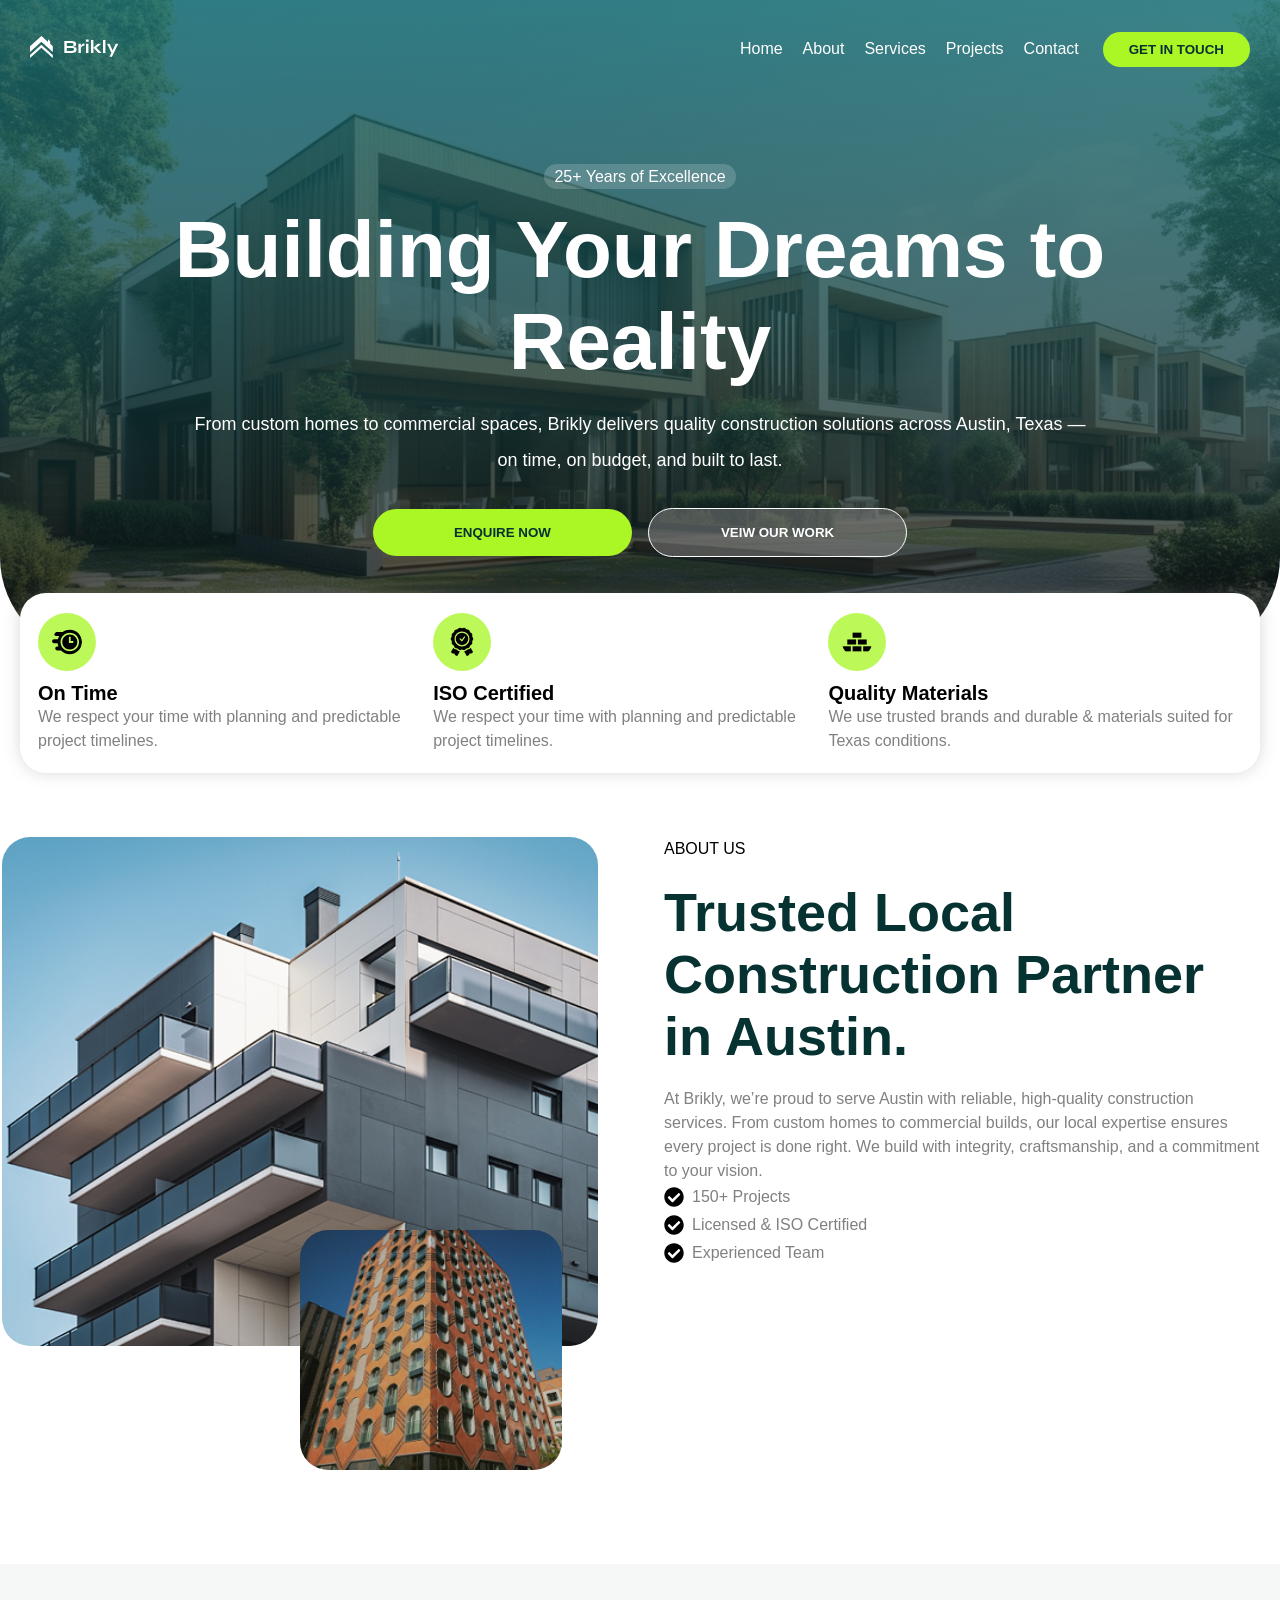
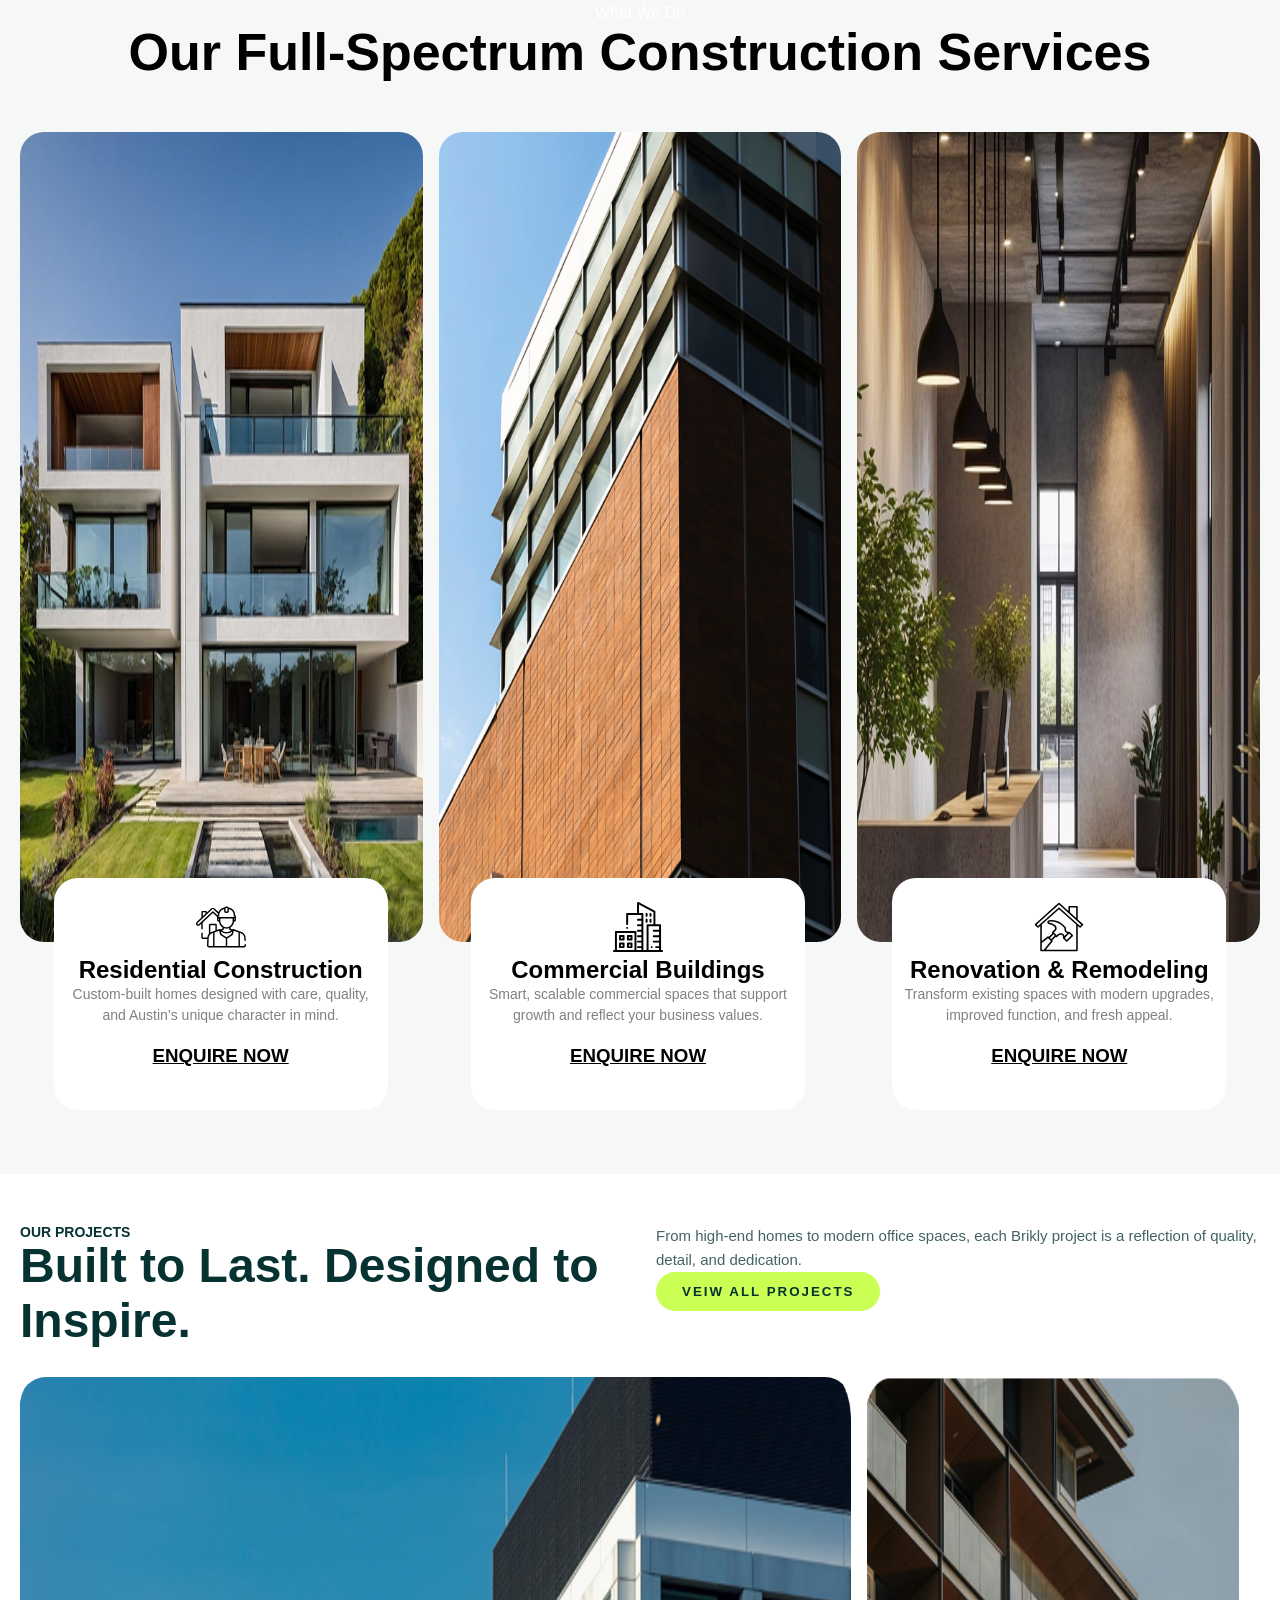
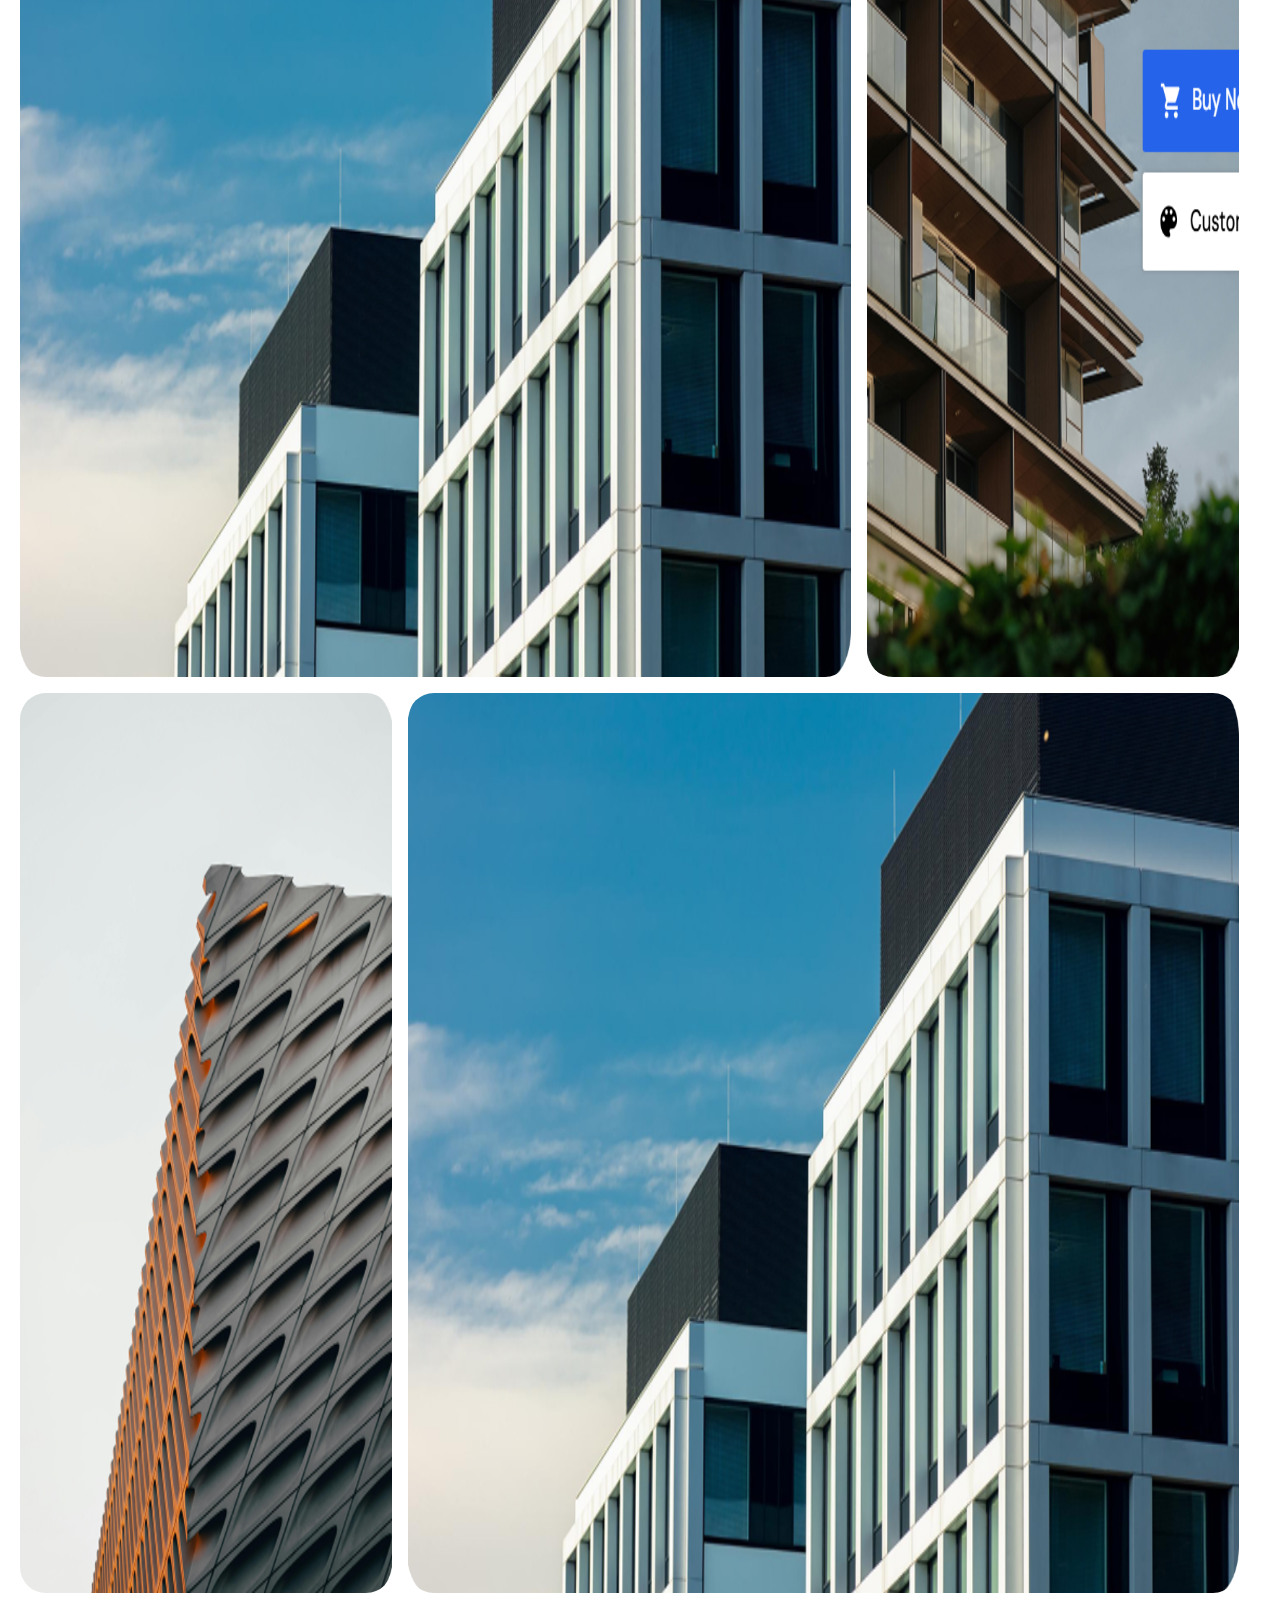
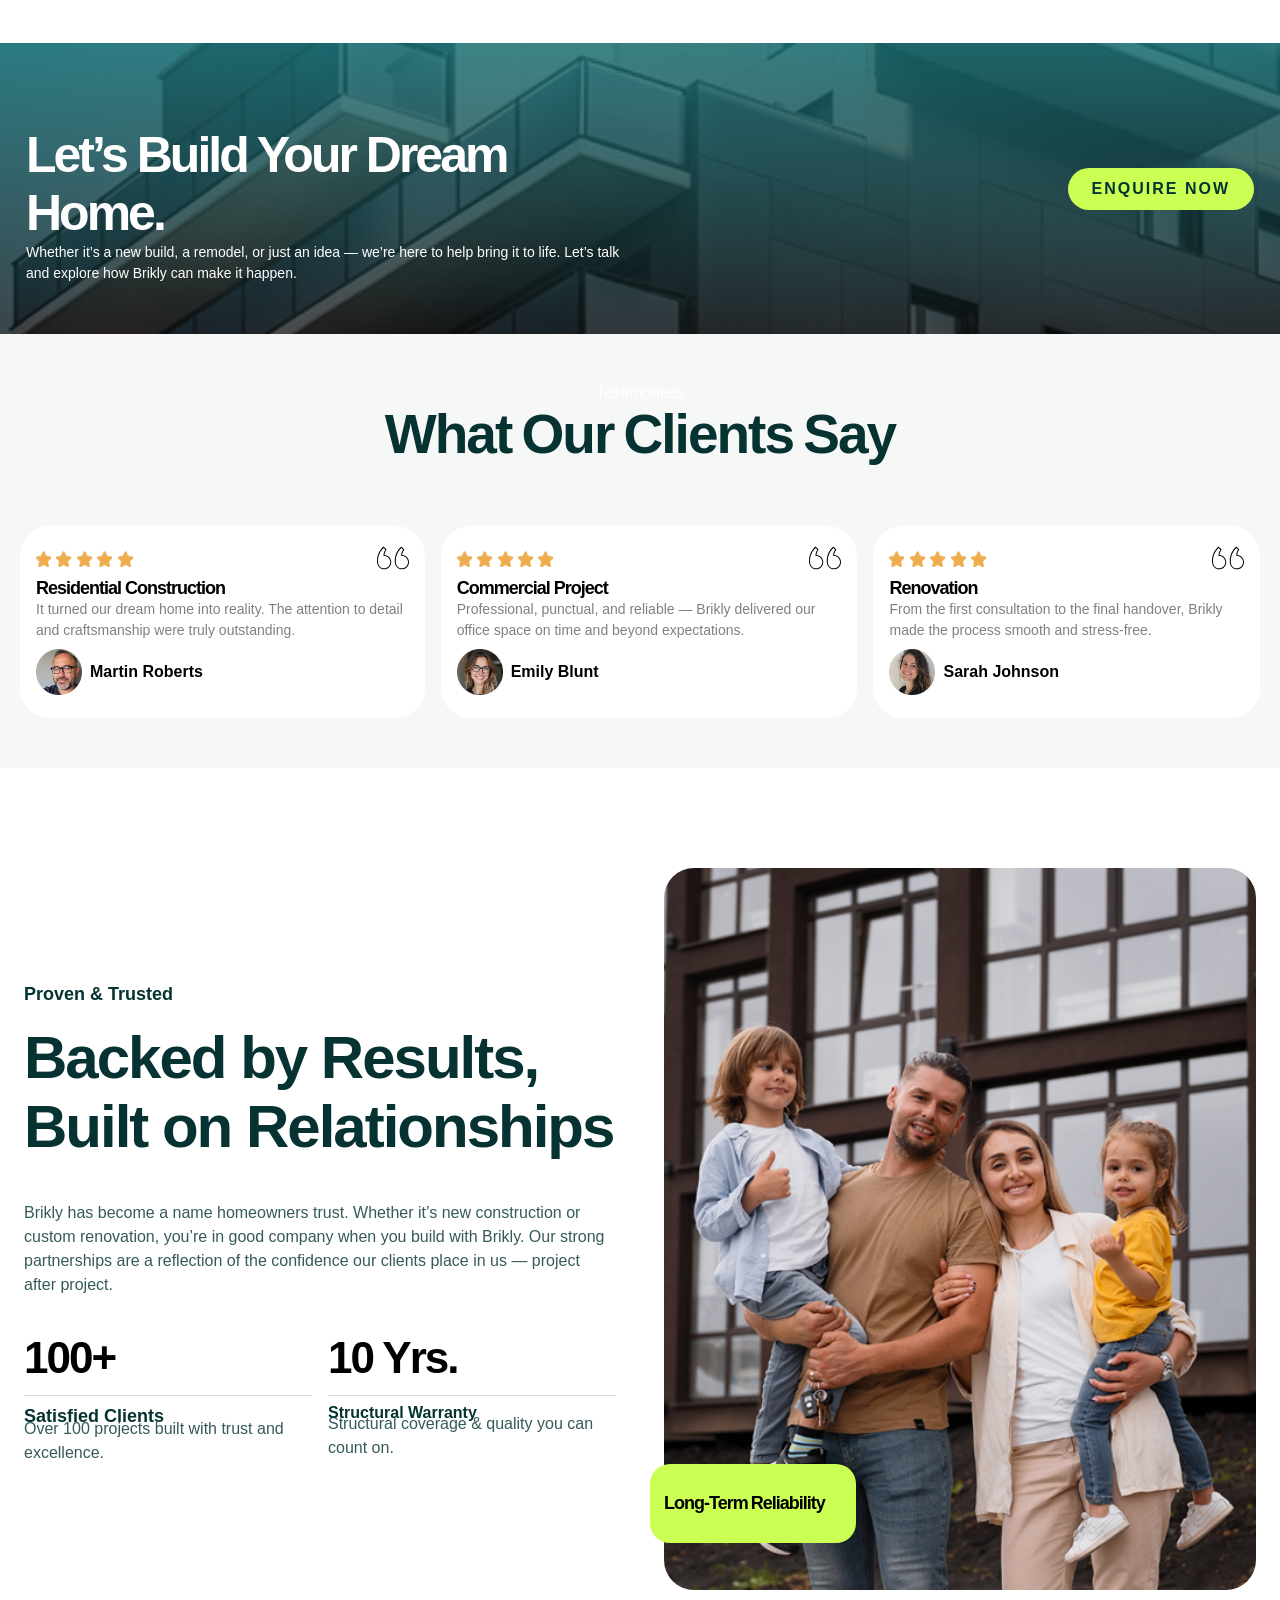
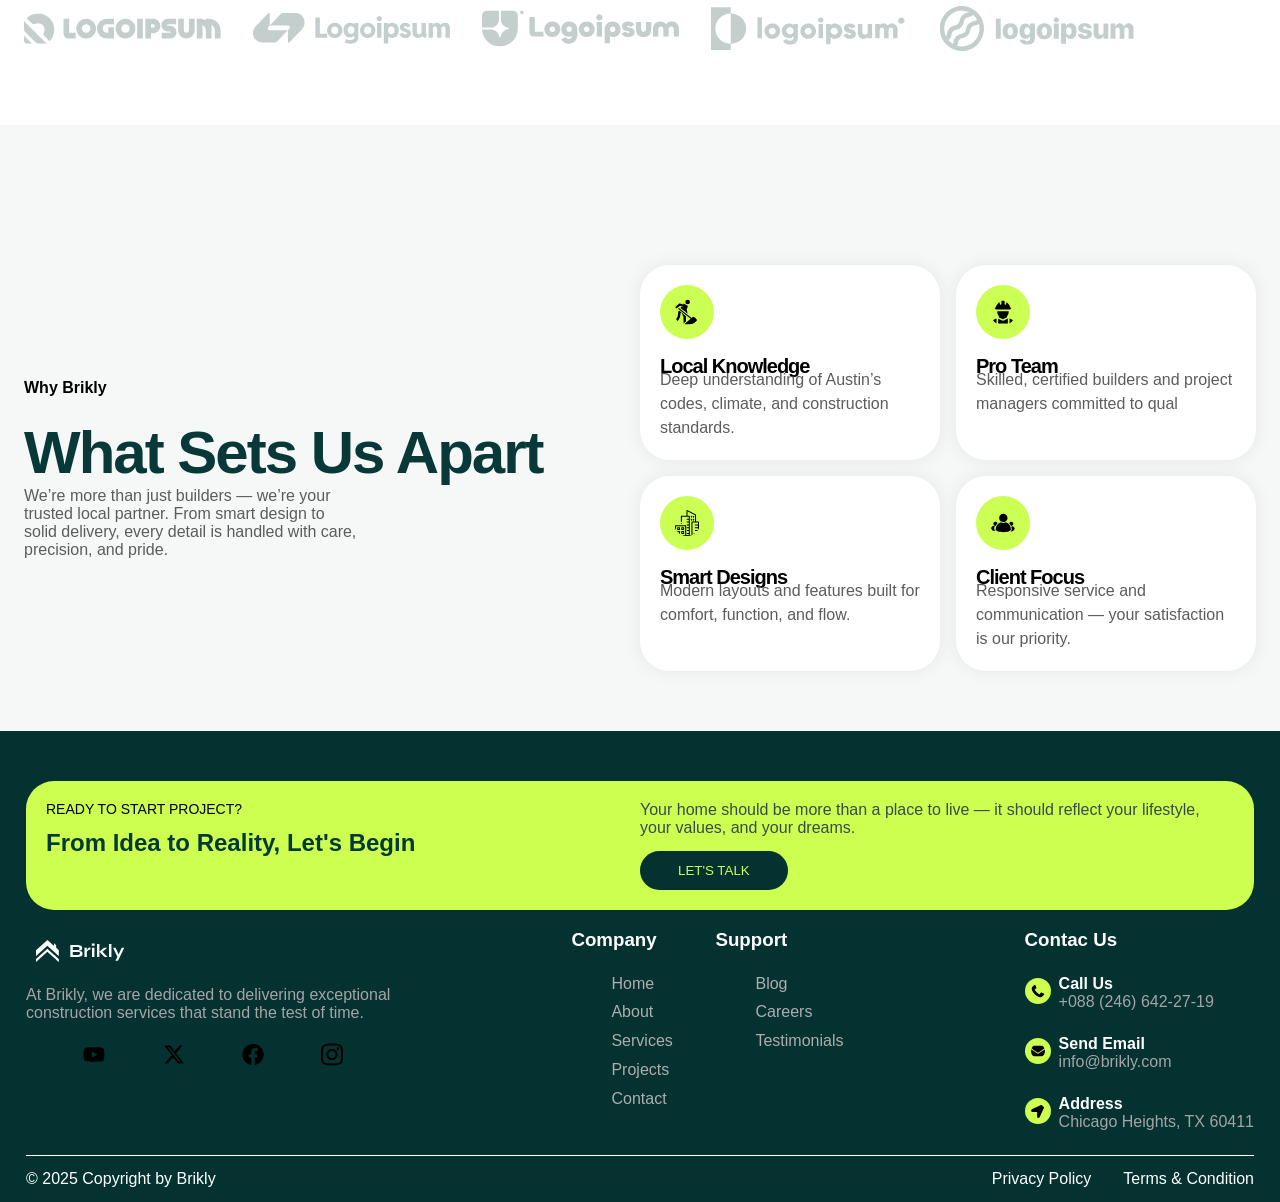
<file: index.html>
<!DOCTYPE html>
<html lang="en">

<head>
    <meta charset="UTF-8">
    <meta name="viewport" content="width=device-width, initial-scale=1.0">
    <title>Home</title>
    <link rel="stylesheet" href="./navbar.css">


</head>

<body class="body-home">



    <header id="header">
        <nav class="navbar">
            <div class="nav-container">
                <div class="logo"><img src="Images/Brickly.svg" style="width: 90px;"></div>
                <button class="toggle-btn" id="toggleBtn">&#9776;</button>
            </div>
            <!-- 👇 MOVE THIS OUTSIDE nav-container -->
            <div class="links-btn">
                <div>
                    <ul class="nav-links" id="navLinks" style="color: white;">
                        <li><a href="index.html">Home</a></li>
                        <li><a href="About.html">About</a></li>
                        <li><a href="services.html">Services</a></li>
                        <li><a href="projects.html">Projects</a></li>
                        <li><a href="contact.html">Contact</a></li>
                    </ul>
                </div>
                <div>
                    <button class="btn-getInTouch">GET IN TOUCH</button>
                </div>
            </div>
        </nav>

        <div class="div-hero">
            <span class="spn-25">25+ Years of Excellence</span>
            <h1>Building Your Dreams to Reality</h1>
            <p>From custom homes to commercial spaces, Brikly delivers quality construction solutions across Austin,
                Texas — on time, on budget, and built to last.
            </p>
            <div class="two-btns">
                <button class="btn-enquire">ENQUIRE NOW</button>
                <button class="btn-veiw">VEIW OUR WORK</button>
            </div>
        </div>
    </header>
    <!-- end of the header  -->


    <div class="second-s-home">
        <div class="cards-onTime">
            <div class="card-onTime">
                <img src="Images/download (5).svg" alt="">
                <h2>On Time​</h2>
                <p>We respect your time with planning and predictable project timelines.​</p>
            </div>
            <div class="card-onTime">
                <img src="Images/download (4).svg" alt="">
                <h2>ISO Certified​​</h2>
                <p>We respect your time with planning and predictable project timelines.​​</p>
            </div>
            <div class="card-onTime">
                <img src="Images/download (20).svg" alt="">
                <h2>Quality Materials​</h2>
                <p>We use trusted brands and durable & materials suited for Texas conditions.​​</p>
            </div>
        </div>


        <div class="div-s2-imgs-trustedLocal">
            <div class="div-two-blocks">
                <img src="Images/img-1.png" alt="" class="img-block1">
                <img src="Images/img-2.png" alt="" class="img-block2">
            </div>
            <div class="cntnr-trustedLocal">
                <p style="color: black;" class="p-about">ABOUT US</p>
                <h1>Trusted Local Construction Partner in Austin.</h1>
                <p style="margin-bottom: 20px;">At Brikly, we’re proud to serve Austin with reliable, high-quality
                    construction services. From custom
                    homes to commercial builds, our local expertise ensures every project is done right. We build with
                    integrity, craftsmanship, and a commitment to your vision.
                </p>
                <div class="div-ckeck-para" style="margin-bottom: 22px;">
                    <img src="Images/download (19).svg" alt="" class="check-img">
                    <p>150+ Projects</p>
                </div>
                <div class="div-ckeck-para" style="margin-bottom: 22px;">
                    <img src="Images/download (19).svg" alt="" class="check-img">
                    <p>Licensed & ISO Certified</p>
                </div>
                <div class="div-ckeck-para" style="margin-bottom: 22px;">
                    <img src="Images/download (19).svg" alt="" class="check-img">
                    <p>Experienced Team</p>
                </div>
            </div>
        </div>
    </div>
    <!-- end of the second-s-home  -->

    <div class="third-s-home">
        <p>What We Do</p>
        <h1>Our Full-Spectrum Construction Services</h1>
        <div class="cntnr-homes">
            <img src="Images/img-residential.png" alt="" class="img-home">
            <img src="Images/img-commercial.png" alt="" class="img-home">
            <img src="Images/img-renovation.png" alt="" class="img-home">
        </div>
        <div class="cntnr-cards-homes">
            <div class="card-homes" id="card-homes1">
                <img src="Images/download (18).svg" alt="" class="img-logoss">
                <h2>Residential Construction</h2>
                <p>Custom-built homes designed with care, quality, and Austin’s unique character in mind.</p>
                <h3>ENQUIRE NOW</h3>
            </div>
            <div class="card-homes" id="card-homes2">
                <img src="Images/download (17).svg" alt="" class="img-logoss">
                <h2>Commercial Buildings</h2>
                <p>Smart, scalable commercial spaces that support growth and reflect your business values.</p>
                <h3>ENQUIRE NOW</h3>
            </div>
            <div class="card-homes" id="card-homes3">
                <img src="Images/download (3).svg" alt="" class="img-logoss">
                <h2>Renovation & Remodeling</h2>
                <p>Transform existing spaces with modern upgrades, improved function, and fresh appeal.</p>
                <h3>ENQUIRE NOW</h3>
            </div>
        </div>
    </div>
    <!-- end of the third-s-home -->

    <div class="fourth-s-home">
        <div class="cntnr-paras-built">
            <div class="div-ourProjects">
                <p>OUR PROJECTS</p>
                <h1>Built to Last. Designed to Inspire.</h1>
            </div>
            <div class="div-fromheight">
                <p>From high-end homes to modern office spaces, each Brikly project is a reflection of quality, detail,
                    and dedication.
                </p>
                <button>VEIW ALL PROJECTS</button>
            </div>
        </div>

        <div class="images-homes">
            <img src="Images/image.png" alt="" class="img-home1">
            <img src="Images/s-2.png" alt="" class="img-home2">
            <img src="Images/s-1.png" alt="" class="img-home3">
            <img src="Images/image.png" alt="" class="img-home4">
        </div>
    </div>
    <!-- end of the fourth-s-home -->

    <div class="fiveth-s-home">
        <div class="div-letsBuild">
            <H1>Let’s Build Your Dream Home.</H1>
            <P>Whether it’s a new build, a remodel, or just an idea — we’re here to help bring it to life. Let’s talk
                and explore how Brikly can make it happen.
            </P>
        </div>
        <div class="bnt-enquire-now">
            <button>ENQUIRE NOW</button>
        </div>
    </div>
    <!-- end of the fiveth-s-home -->

    <div class="sixth-s-home">
        <div class="div-testimonials">
            <p>Testimonials</p>
            <h1>What Our Clients Say</h1>
        </div>
        <div class="cntnr-cards-man-women">
            <div class="card-man-women">
                <div style="display: flex; justify-content: space-between; align-items: center;">
                    <div>
                        <img src="Images/star.png" alt="" class="img-star">
                        <img src="Images/star.png" alt="" class="img-star">
                        <img src="Images/star.png" alt="" class="img-star">
                        <img src="Images/star.png" alt="" class="img-star">
                        <img src="Images/star.png" alt="" class="img-star">
                    </div>
                    <div class="quotitionMark">
                        <img src="Images/download (15).svg" alt="">
                    </div>
                </div>
                <h2>Residential Construction</h2>
                <p>It turned our dream home into reality. The attention to detail and craftsmanship were truly
                    outstanding.
                </p>
                <div class="cntnr-martin">
                    <img src="Images/martin.png" alt="">
                    <h4>Martin Roberts</h4>
                </div>
            </div>

            <div class="card-man-women">
                <div style="display: flex; justify-content: space-between; align-items: center;">
                    <div>
                        <img src="Images/star.png" alt="" class="img-star">
                        <img src="Images/star.png" alt="" class="img-star">
                        <img src="Images/star.png" alt="" class="img-star">
                        <img src="Images/star.png" alt="" class="img-star">
                        <img src="Images/star.png" alt="" class="img-star">
                    </div>
                    <div class="quotitionMark">
                        <img src="Images/download (15).svg" alt="">
                    </div>
                </div>
                <h2>Commercial Project</h2>
                <p>Professional, punctual, and reliable — Brikly delivered our office space on time and beyond
                    expectations.
                </p>
                <div class="cntnr-martin">
                    <img src="Images/emily.png" alt="">
                    <h4>Emily Blunt</h4>
                </div>
            </div>

            <div class="card-man-women">
                <div style="display: flex; justify-content: space-between; align-items: center;">
                    <div>
                        <img src="Images/star.png" alt="" class="img-star">
                        <img src="Images/star.png" alt="" class="img-star">
                        <img src="Images/star.png" alt="" class="img-star">
                        <img src="Images/star.png" alt="" class="img-star">
                        <img src="Images/star.png" alt="" class="img-star">
                    </div>
                    <div class="quotitionMark">
                        <img src="Images/download (15).svg" alt="">
                    </div>
                </div>
                <h2>Renovation</h2>
                <p>From the first consultation to the final handover, Brikly made the process smooth and stress-free.
                </p>
                <div class="cntnr-martin">
                    <img src="Images/sarah.png" alt="">
                    <h4>Sarah Johnson</h4>
                </div>
            </div>
        </div>
    </div>
    <!-- end of the sixth-s-home -->

    <div class="seventh-s-home">
        <div class="cntnr-7-paraImgs">
            <div class="cntnr-provent">
                <h3>Proven & Trusted</h3>
                <h1>Backed by Results, Built on Relationships</h1>
                <p>Brikly has become a name homeowners trust. Whether it’s new construction or custom renovation, you’re
                    in good company when you build with Brikly. Our strong partnerships are a reflection of the
                    confidence our clients place in us — project after project.
                </p>
                <div class="cntnr-100-10">
                    <div class="div-100">
                        <h2>100+</h2>
                        <h3>Satisfied Clients</h3>
                        <p>Over 100 projects built with trust and excellence.</p>
                    </div>
                    <div class="div-10">
                        <h2>10 Yrs.</h2>
                        <h3>Structural Warranty</h3>
                        <p>Structural coverage & quality you can count on.</p>
                    </div>
                </div>
            </div>
            <div class="cntnr-longTerm">
                <img src="Images/family.png" alt="" class="img-family">
                <div class="card-longTerm">
                    <h2>Long-Term Reliability</h2>
                </div>
            </div>
        </div>
        <div class="imges-logoss">
            <img src="Images/Logo-1.svg" alt="">
            <img src="Images/Logo-2.svg" alt="">
            <img src="Images/Logo-3.svg" alt="">
            <img src="Images/Logo-4.svg" alt="">
            <img src="Images/Logo-5.svg" alt="">
        </div>
    </div>
    <!-- end of the seventh-s-home -->

    <div class="eight-s-home">
        <div class="cntnr-whyBrickly">
            <h4>Why Brikly</h4>
            <h1>What Sets Us Apart</h1>
            <p>We’re more than just builders — we’re your trusted local partner. From smart design to solid delivery,
                every detail is handled with care, precision, and pride.
            </p>
        </div>
        <div class="cntnr-localKnowldege">

            <div class="card-localKnowldege">
                <img src="Images/download (14).svg" alt="">
                <h2>Local Knowledge</h2>
                <p>Deep understanding of Austin’s codes, climate, and construction standards.</p>
            </div>
            <div class="card-localKnowldege">
                <img src="Images/download (2).svg" alt="">
                <h2>Pro Team</h2>
                <p>Skilled, certified builders and project managers committed to qual</p>
            </div>
            <div class="card-localKnowldege">
                <img src="Images/download (17).svg" alt="">
                <h2>Smart Designs</h2>
                <p>Modern layouts and features built for comfort, function, and flow.</p>
            </div>
            <div class="card-localKnowldege">
                <img src="Images/download.svg" alt="">
                <h2>Client Focus</h2>
                <p>Responsive service and communication — your satisfaction is our priority.</p>
            </div>
        </div>
    </div>
    <!-- end of the eight-s-home -->

    <section class="eight-section">
        <div class="container-eight">

            <div class="green-container">
                <div>
                    <p style="color: black; font-size: 14px;">READY TO START PROJECT?</p>
                    <h2>From Idea to Reality, Let's Begin</h2>
                </div>
                <div class="div-yourHome">
                    <p class="your-home">Your home should be more than a place to live — it should reflect your
                        lifestyle, your values,
                        and your dreams.
                    </p>
                    <button style="margin-top:14px ;">LET'S TALK</button>
                </div>
            </div>

            <div class="container-lists">

                <div class="lists">
                    <div class="brickly-para">
                        <img src="Images/Brickly.svg" alt="" id="brickly">
                        <p>At Brikly, we are dedicated to delivering exceptional <br> construction services that stand
                            the
                            test
                            of
                            time.
                        </p>
                        <div style="margin-top: 20px;" class="logos-footer">
                            <img src="Images/download (7).svg" alt="">
                            <img src="Images/download (12).svg" alt="">
                            <img src="Images/download (13).svg" alt="">
                            <img src="Images/download (21).svg" alt="">
                        </div>
                    </div>
                    <div class="two-list">
                        <div class="list">
                            <h3>Company</h3>
                            <ul>
                                <li>Home</li>
                                <li>About</li>
                                <li>Services</li>
                                <li>Projects</li>
                                <li>Contact</li>
                            </ul>
                        </div>
                        <div class="list">
                            <h3>Support</h3>
                            <ul>
                                <li>Blog</li>
                                <li>Careers</li>
                                <li>Testimonials</li>
                            </ul>
                        </div>
                    </div>
                    <div class="list">
                        <h3>Contac Us</h3>
                        <div>
                            <div class="img-nmbr">
                                <div>
                                    <img class="call" src="Images/download (11).svg" alt="">
                                </div>
                                <div>
                                    <h4>Call Us</h4>
                                    <p>+088 (246) 642-27-19</p>
                                </div>
                            </div>
                            <div class="img-nmbr">
                                <div>
                                    <img class="call" src="Images/download (10).svg" alt="">
                                </div>
                                <div>
                                    <h4>Send Email</h4>
                                    <p>info@brikly.com</p>
                                </div>
                            </div>
                            <div class="img-nmbr">
                                <div>
                                    <img class="call" src="Images/download (9).svg" alt="">
                                </div>
                                <div>
                                    <h4>Address</h4>
                                    <p>Chicago Heights, TX 60411</p>
                                </div>
                            </div>
                        </div>

                    </div>
                </div>
            </div>
            <div class="address">
                <div>
                    <p>© 2025 Copyright by Brikly</p>
                </div>
                <div style="display: flex; gap: 2rem;">
                    <div>
                        <p>Privacy Policy</p>
                    </div>
                    <div>
                        <p>Terms & Condition</p>
                    </div>
                </div>
            </div>
        </div>
    </section>
    <!-- end of the footer -->


    <script src="scrift.js"></script>
</body>

</html>
</file>
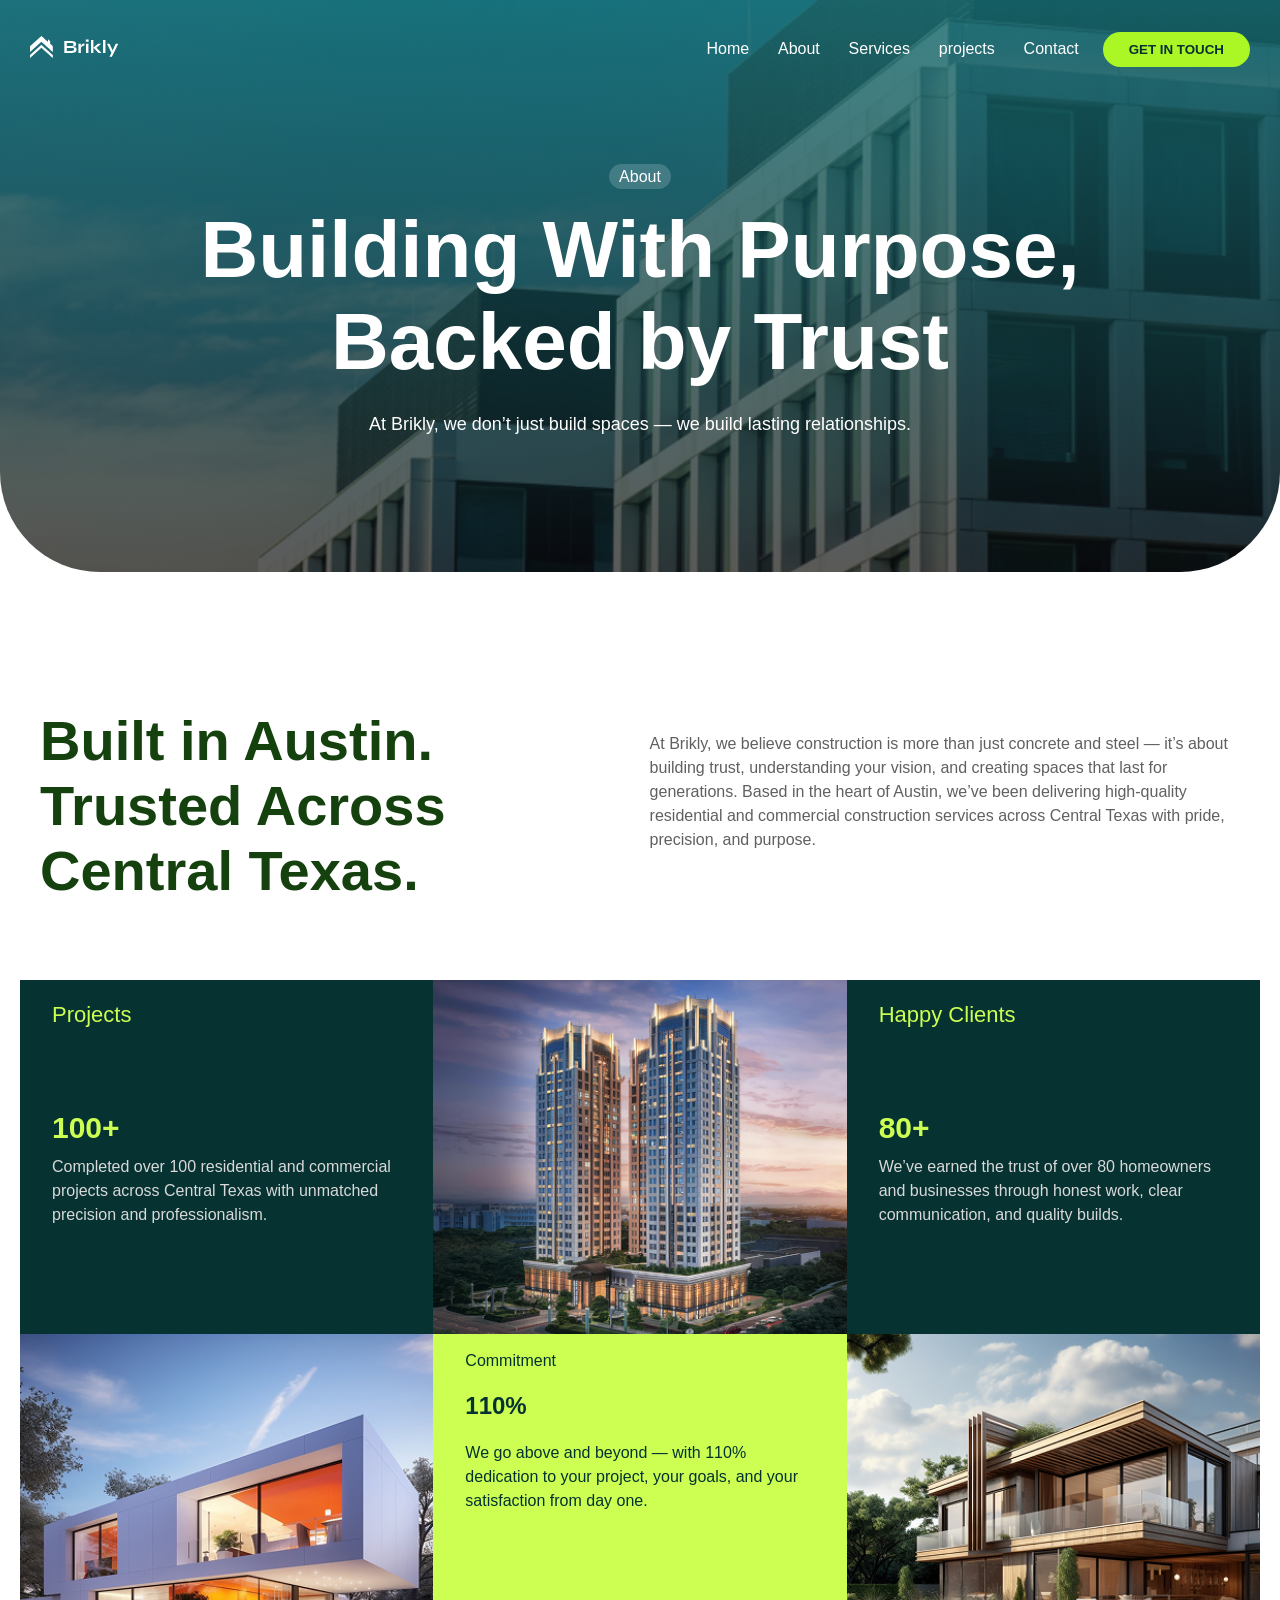
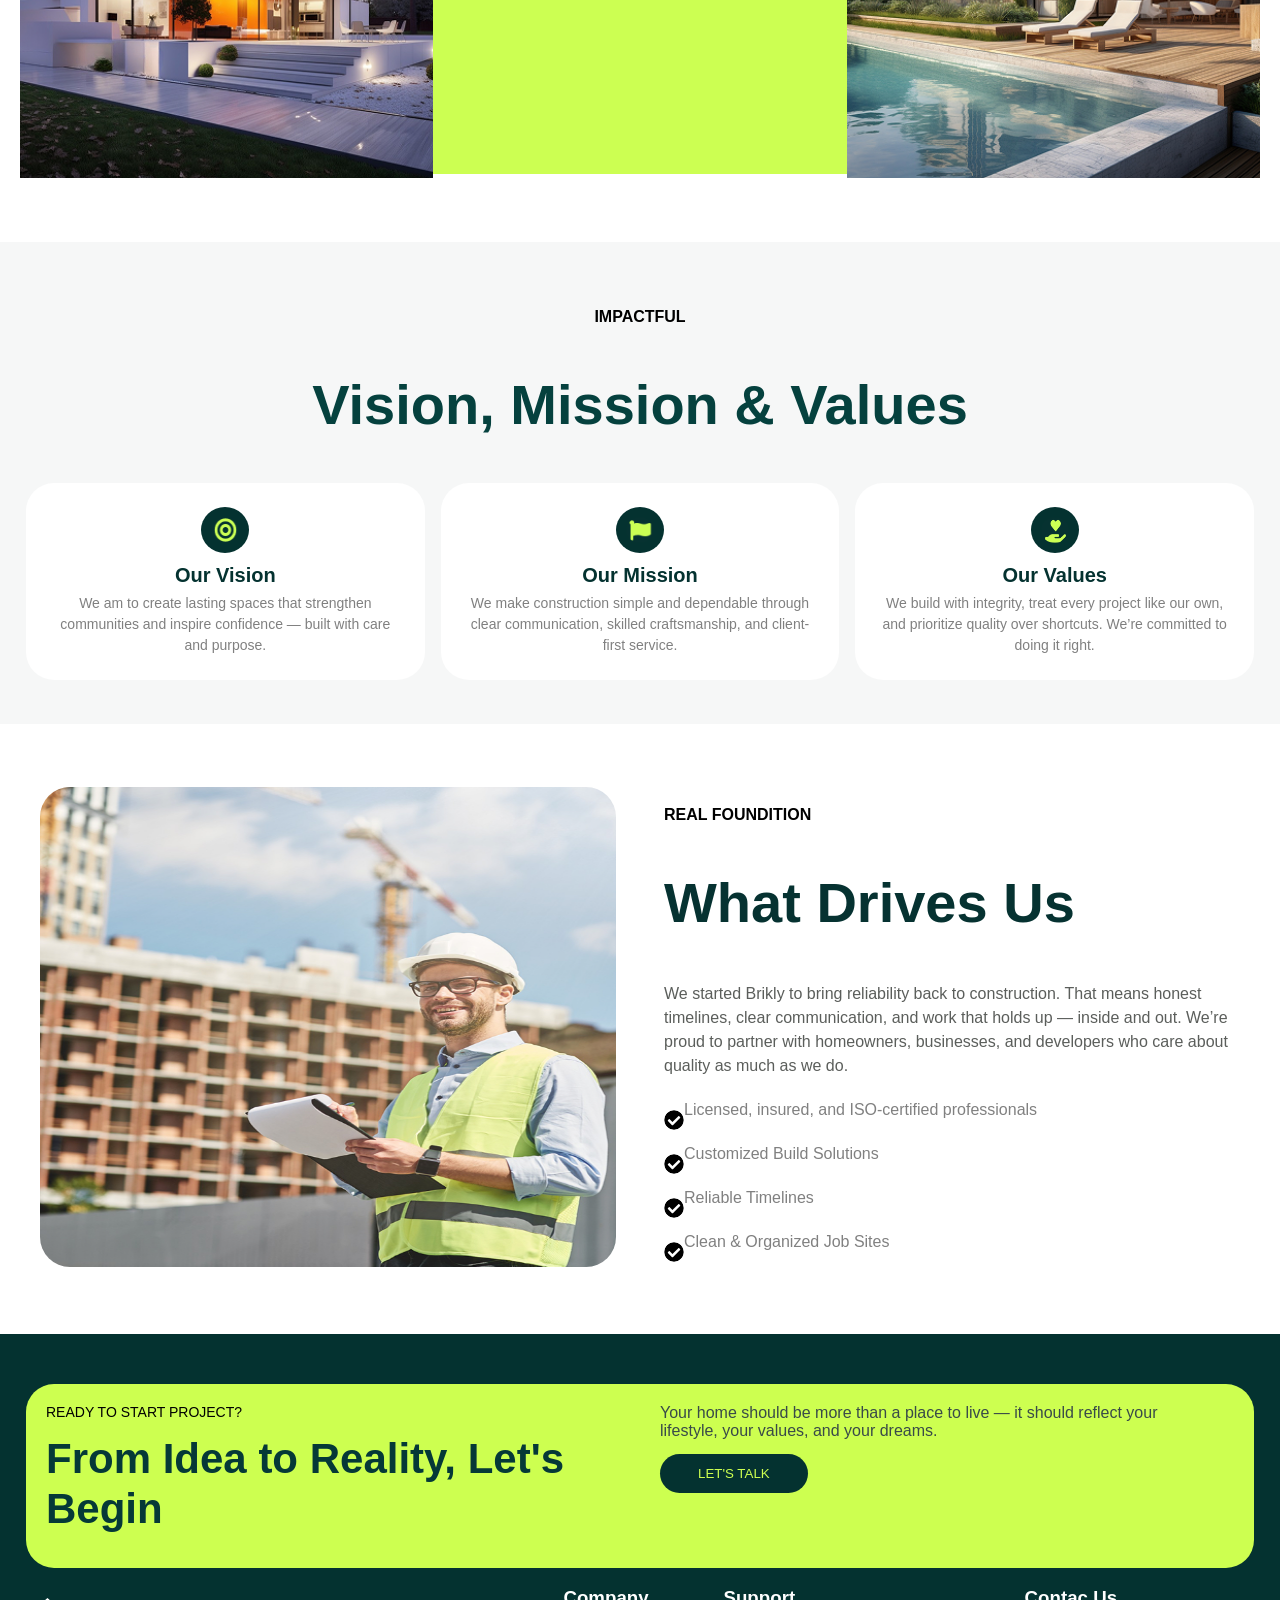
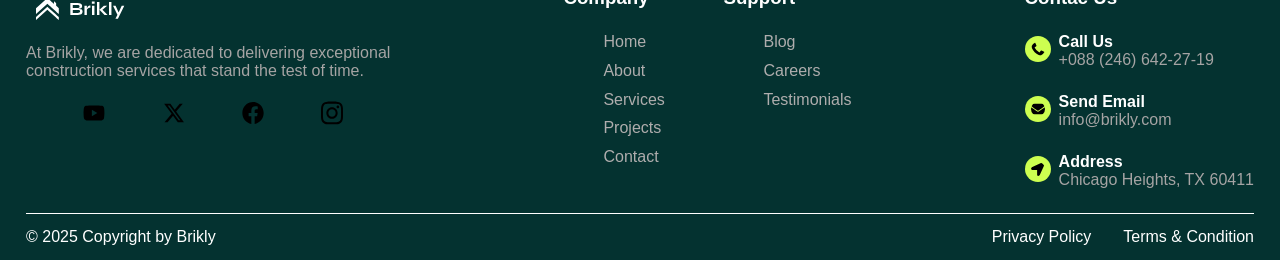
<file: About.html>
<!DOCTYPE html>
<html lang="en">

<head>
    <meta charset="UTF-8">
    <meta name="viewport" content="width=device-width, initial-scale=1.0">
    <title>About</title>
    <link rel="stylesheet" href="./navbar.css">
    <link rel="stylesheet" href="./style.css">
</head>

<body>
    <header id="header" class="header2">
        <nav class="navbar">
            <div class="nav-container">
                <div class="logo"><img src="Images/Brickly.svg" style="width: 90px;"></div>
                <button class="toggle-btn" id="toggleBtn">&#9776;</button>
            </div>
            <!-- 👇 MOVE THIS OUTSIDE nav-container -->
            <div class="links-btn">
                <div>
                    <ul class="nav-links" id="navLinks" style="color: white;">
                        <li><a href="index.html">Home</a></li>
                        <li><a href="About.html">About</a></li>
                        <li><a href="services.html">Services</a></li>
                        <li><a href="projects.html">projects</a></li>
                        <li><a href="contact.html">Contact</a></li>
                    </ul>
                </div>
                <div>
                    <button class="btn-getInTouch">GET IN TOUCH</button>
                </div>
            </div>
        </nav>

        <div class="div-hero">
            <span class="spn-25">About</span>
            <h1>Building With Purpose, Backed by Trust</h1>
            <p>At Brikly, we don’t just build spaces — we build lasting relationships.</p>
        </div>
    </header>
    <!-- end of the header  -->


    <section class="first-section">
        <div class="div-h1-para">
            <div>
                <h1>Built in Austin. Trusted Across Central Texas.</h1>
            </div>
            <div>
                <p>At Brikly, we believe construction is more than just concrete and steel — it’s about building trust,
                    understanding your vision, and creating spaces that last for generations. Based in the heart of
                    Austin,
                    we’ve been delivering high-quality residential and commercial construction services across Central
                    Texas
                    with pride, precision, and purpose.</p>
            </div>
        </div>
        <div class="container-paras">
            <div class="card-blue">
                <p class="para">Projects</p>
                <h2>100+</h2>
                <p>Completed over 100 residential and commercial projects across Central Texas with unmatched precision
                    and professionalism.</p>
            </div>
            <div>
                <img src="Images/blocks.png" id="blocks">
            </div>
            <div class="card-blue">
                <p class="para">Happy Clients</p>
                <h2>80+</h2>
                <p>We’ve earned the trust of over 80 homeowners and businesses through honest work, clear communication,
                    and quality builds.
                </p>
            </div>
            <div>
                <img src="Images/buity-block.png" alt="">
            </div>
            <div class="greenc" id="greenc">
                <p class="commit">Commitment</p>
                <h2>110%</h2>
                <p class="we-go">We go above and beyond — with 110% dedication to your project, your goals, and your
                    satisfaction from
                    day one.
                </p>
            </div>
            <div>
                <img src="Images/block-water.png" alt="">
            </div>
        </div>
    </section>
    <!-- end of the first section -->


    <section class="second-sectionn">
        <div>
            <h4>IMPACTFUL</h4>
            <h1>Vision, Mission & Values</h1>
        </div>
        <div class="container-cardss">
            <div class="cardd">
                <img src="Images/cercile.png" alt="">
                <h2>Our Vision</h2>
                <p>We am to create lasting spaces that strengthen communities and inspire confidence — built with care
                    and purpose.
                </p>
            </div>
            <div class="cardd">
                <img src="Images/flag.png">
                <h2>Our Mission</h2>
                <p>We make construction simple and dependable through clear communication, skilled craftsmanship, and
                    client-first service.
                </p>
            </div>
            <div class="cardd">
                <img src="Images/hand-heat.png">
                <h2>Our Values</h2>
                <p>We build with integrity, treat every project like our own, and prioritize quality over shortcuts.
                    We’re committed to doing it right.
                </p>
            </div>
        </div>
    </section>
    <!-- end of the second section -->


    <section class="third-section">
        <div class="hero-third-s">
            <div>
                <img src="Images/enigneer-sahib.png" alt="" id="img-engineer">
            </div>
            <div>
                <h4>REAL FOUNDITION</h4>
                <h1>What Drives Us</h1>
                <p>We started Brikly to bring reliability back to construction. That means honest timelines, clear
                    communication, and work that holds up — inside and out. We’re proud to partner with homeowners,
                    businesses, and developers who care about quality as much as we do.
                </p>
                <div class="check-para">
                    <img class="check" src="Images/download (19).svg" alt="">
                    <p>Licensed, insured, and ISO-certified professionals</p>
                </div>
                <div class="check-para">
                    <img class="check" src="Images/download (19).svg" alt="">
                    <p>Customized Build Solutions</p>
                </div>
                <div class="check-para">
                    <img class="check" src="Images/download (19).svg" alt="">
                    <p>Reliable Timelines</p>
                </div>
                <div class="check-para">
                    <img class="check" src="Images/download (19).svg" alt="">
                    <p>Clean & Organized Job Sites</p>
                </div>
            </div>
        </div>
    </section>
    <!-- end of the third section -->

    <section class="eight-section">
        <div class="container-eight">

            <div class="green-container">
                <div>
                    <p style="color: black; font-size: 14px;">READY TO START PROJECT?</p>
                    <h2>From Idea to Reality, Let's Begin</h2>
                </div>
                <div class="div-yourHome">
                    <p class="your-home">Your home should be more than a place to live — it should reflect your
                        lifestyle, your values,
                        and your dreams.
                    </p>
                    <button style="margin-top:14px ;">LET'S TALK</button>
                </div>
            </div>

            <div class="container-lists">

                <div class="lists">
                    <div class="brickly-para">
                        <img src="Images/Brickly.svg" alt="" id="brickly">
                        <p>At Brikly, we are dedicated to delivering exceptional <br> construction services that stand
                            the
                            test
                            of
                            time.
                        </p>
                        <div style="margin-top: 20px;" class="logos-footer">
                            <img src="Images/download (7).svg" alt="">
                            <img src="Images/download (12).svg" alt="">
                            <img src="Images/download (13).svg" alt="">
                            <img src="Images/download (21).svg" alt="">
                        </div>
                    </div>
                    <div class="two-list">
                        <div class="list">
                            <h3>Company</h3>
                            <ul>
                                <li>Home</li>
                                <li>About</li>
                                <li>Services</li>
                                <li>Projects</li>
                                <li>Contact</li>
                            </ul>
                        </div>
                        <div class="list">
                            <h3>Support</h3>
                            <ul>
                                <li>Blog</li>
                                <li>Careers</li>
                                <li>Testimonials</li>
                            </ul>
                        </div>
                    </div>
                    <div class="list">
                        <h3>Contac Us</h3>
                        <div>
                            <div class="img-nmbr">
                                <div>
                                    <img class="call" src="Images/download (11).svg" alt="">
                                </div>
                                <div>
                                    <h4>Call Us</h4>
                                    <p>+088 (246) 642-27-19</p>
                                </div>
                            </div>
                            <div class="img-nmbr">
                                <div>
                                    <img class="call" src="Images/download (10).svg" alt="">
                                </div>
                                <div>
                                    <h4>Send Email</h4>
                                    <p>info@brikly.com</p>
                                </div>
                            </div>
                            <div class="img-nmbr">
                                <div>
                                    <img class="call" src="Images/download (9).svg" alt="">
                                </div>
                                <div>
                                    <h4>Address</h4>
                                    <p>Chicago Heights, TX 60411</p>
                                </div>
                            </div>
                        </div>

                    </div>
                </div>
            </div>
            <div class="address">
                <div>
                    <p>© 2025 Copyright by Brikly</p>
                </div>
                <div style="display: flex; gap: 2rem;">
                    <div>
                        <p>Privacy Policy</p>
                    </div>
                    <div>
                        <p>Terms & Condition</p>
                    </div>
                </div>
            </div>
        </div>
    </section>
    <!-- end of the footer -->


    <script src="scrift.js"></script>
</body>

</html>
</file>
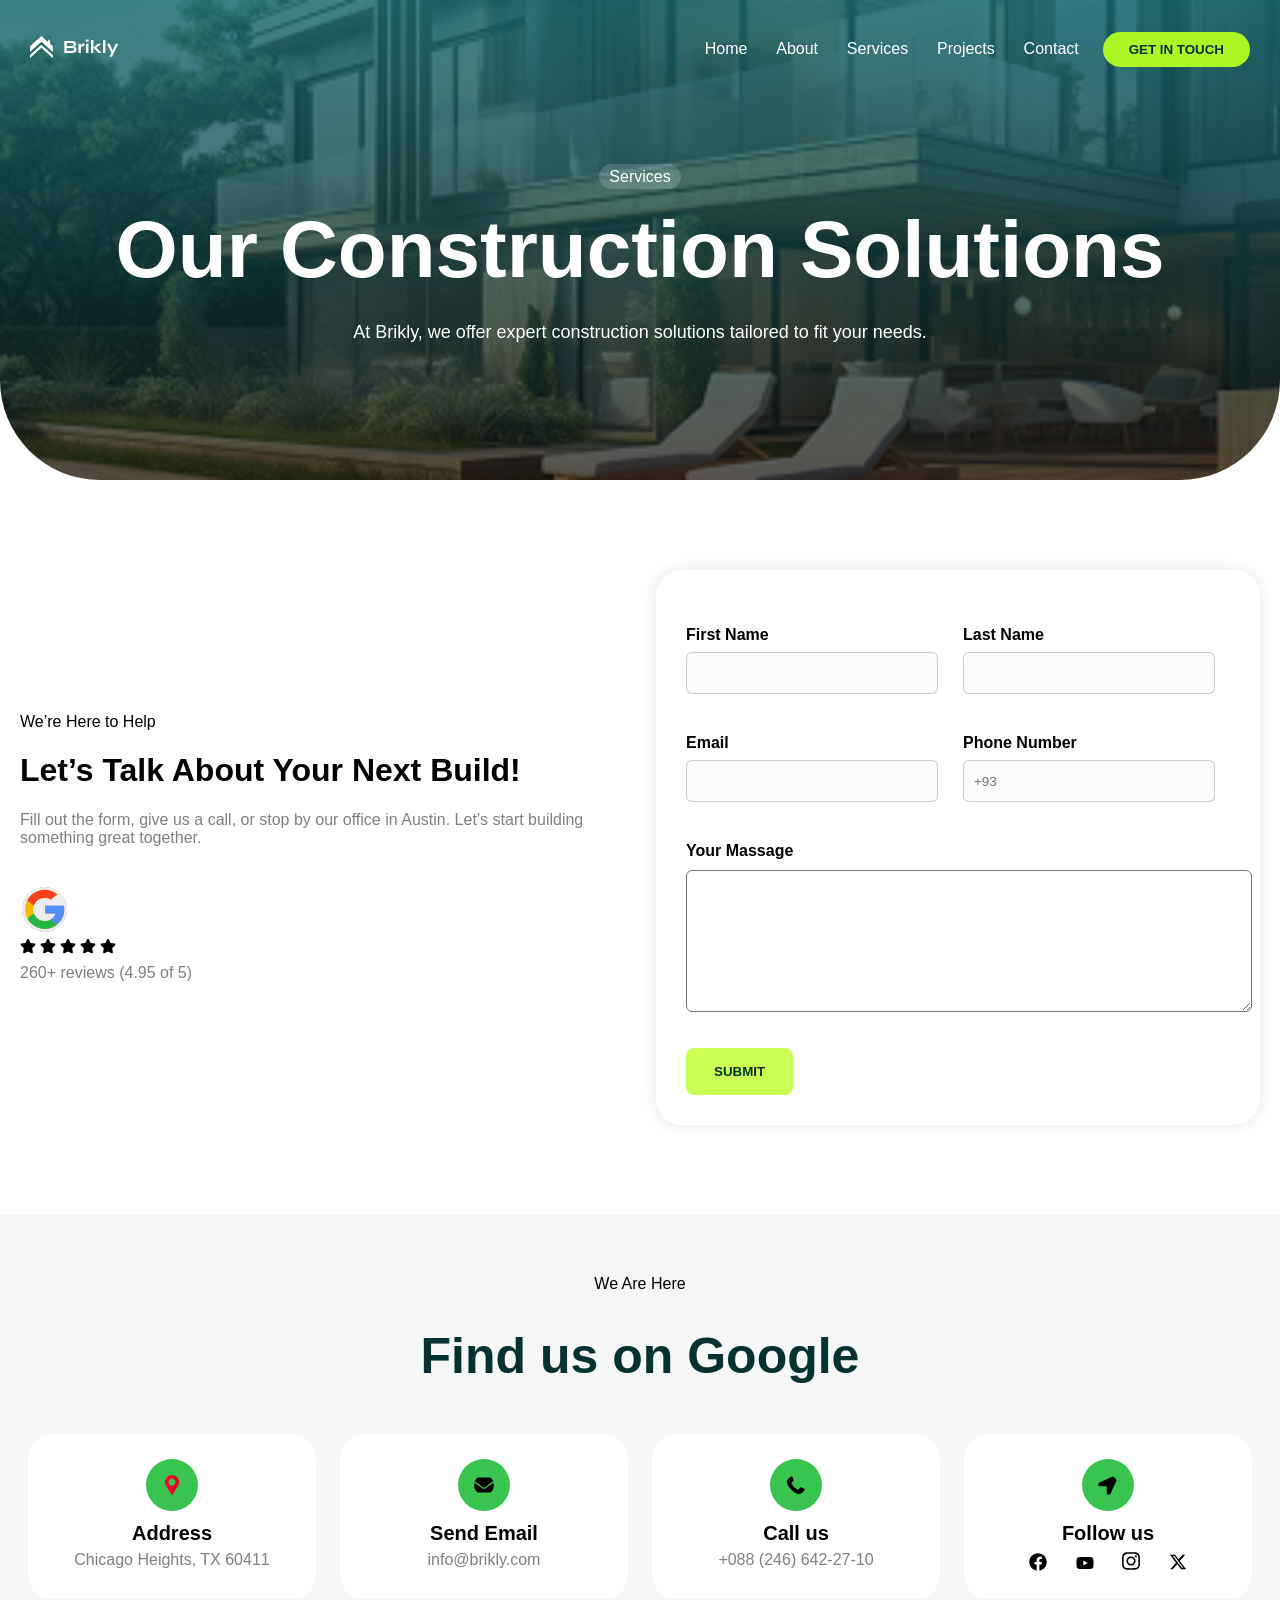
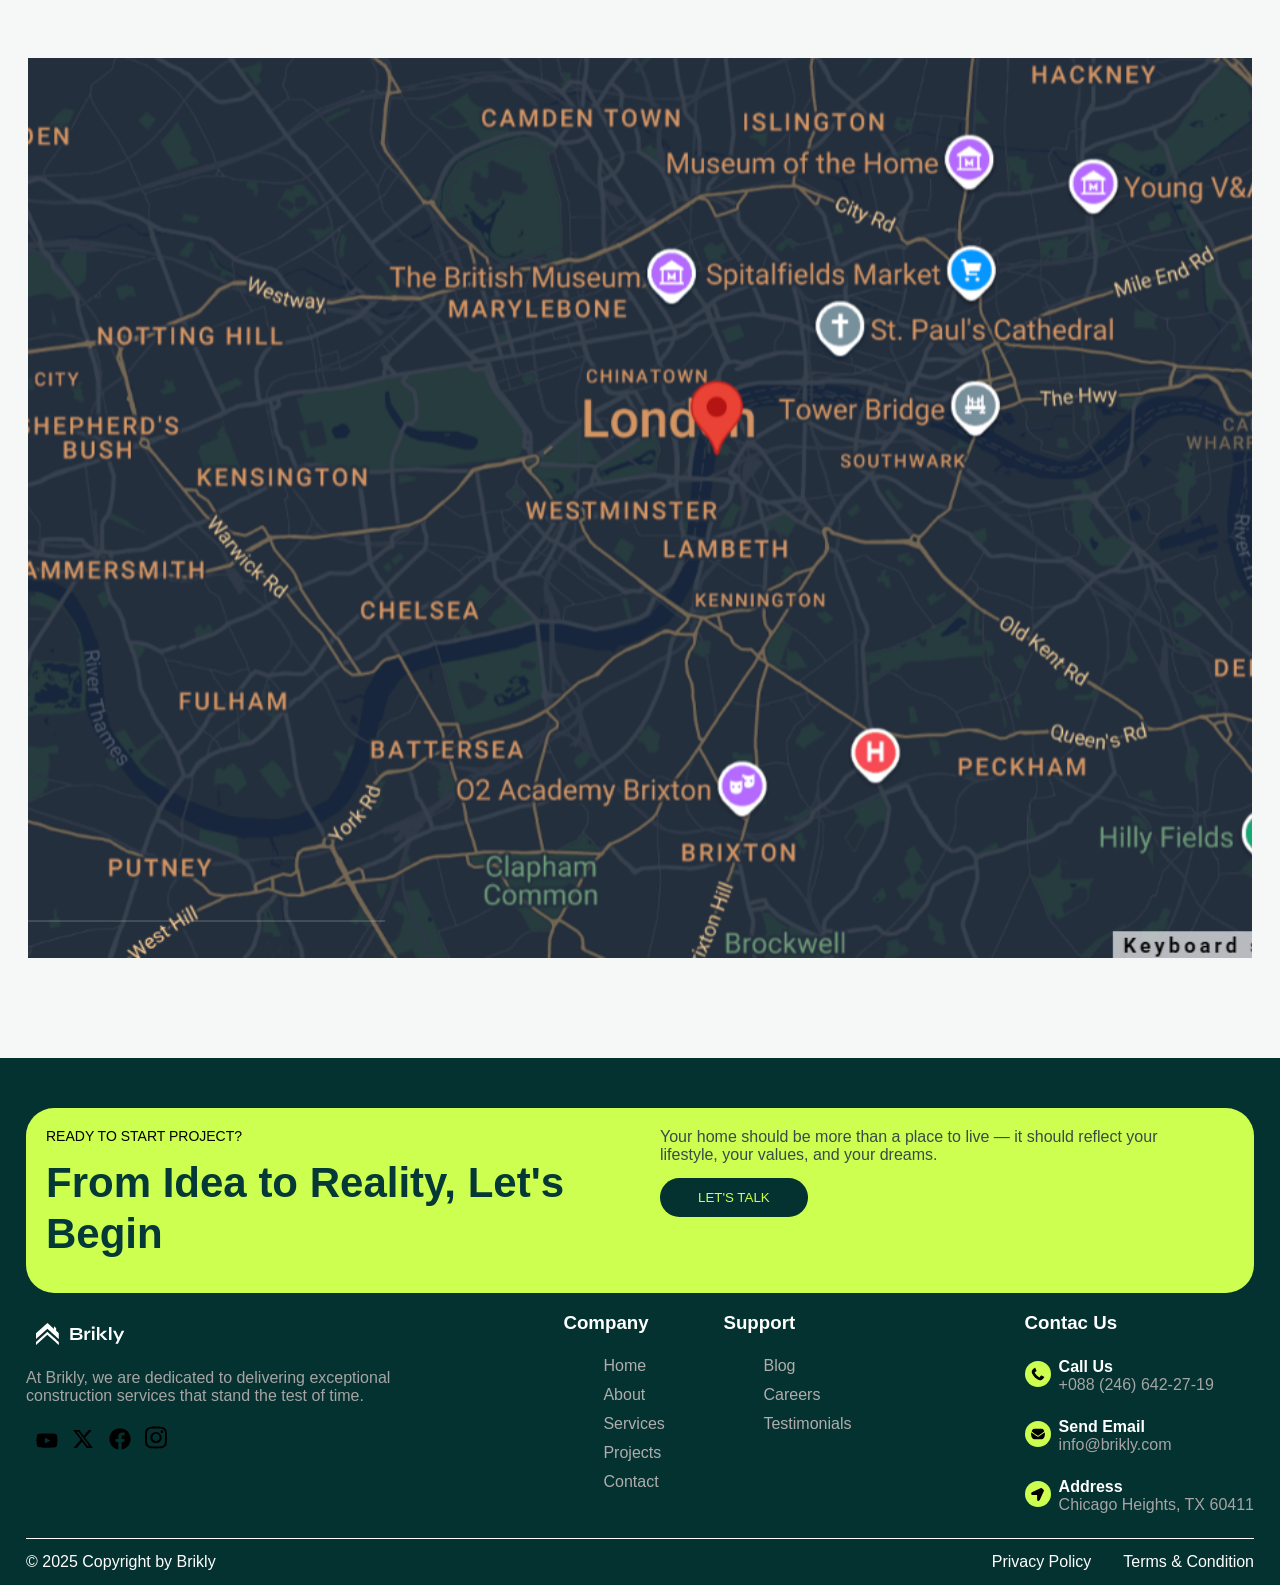
<file: contact.html>
<!DOCTYPE html>
<html lang="en">

<head>
    <meta charset="UTF-8">
    <meta name="viewport" content="width=device-width, initial-scale=1.0">
    <title>Contact</title>
    <link rel="stylesheet" href="./navbar.css">
    <link rel="stylesheet" href="./style.css">
</head>

<body>

    <header id="header" class="header5">
        <nav class="navbar">
            <div class="nav-container">
                <div class="logo"><img src="Images/Brickly.svg" style="width: 90px;"></div>
                <button class="toggle-btn" id="toggleBtn">&#9776;</button>
            </div>
            <!-- 👇 MOVE THIS OUTSIDE nav-container -->
            <div class="links-btn">
                <div>
                    <ul class="nav-links" id="navLinks" style="color: white;">
                        <li><a href="index.html">Home</a></li>
                        <li><a href="About.html">About</a></li>
                        <li><a href="services.html">Services</a></li>
                        <li><a href="projects.html">Projects</a></li>
                        <li><a href="contact.html">Contact</a></li>
                    </ul>
                </div>
                <div>
                    <button class="btn-getInTouch">GET IN TOUCH</button>
                </div>
            </div>
        </nav>

        <div class="div-hero">
            <span class="spn-25">Services</span>
            <h1>Our Construction Solutions</h1>
            <p>At Brikly, we offer expert construction solutions tailored to fit your needs.</p>
        </div>
    </header>
    <!-- end of the header  -->


    <div class="second-s-contact">
        <div class="div-were">
            <p>We’re Here to Help</p>
            <h1>Let’s Talk About Your Next Build!</h1>
            <p style="color: gray;">Fill out the form, give us a call, or stop by our office in Austin.
                Let’s start building
                something great
                together.
            </p>
            <div class="google-star">
                <div class="google">
                    <img src="Images/google-logo.png" alt="">
                </div>
                <div class="star">
                    <img src="Images/download (16).svg" alt="">
                    <img src="Images/download (16).svg" alt="">
                    <img src="Images/download (16).svg" alt="">
                    <img src="Images/download (16).svg" alt="">
                    <img src="Images/download (16).svg" alt="">
                </div>
                <p style="color: gray;">260+ reviews (4.95 of 5)</p>
            </div>
        </div>
        <div class="div-input">
            <div class="div-inpt">
                <div>
                    <label style="color: black;">First Name</label>
                    <input type="text" name="first-name" id="first-name" class="inpt">
                </div>
                <div>
                    <label style="color: black;">Last Name</label>
                    <input type="text" name="last-name" id="last-name" class="inpt">
                </div>
            </div>
            <div class="div-inpt">
                <div>
                    <label style="color: black;">Email</label>
                    <input type="email" name="email" id="email" class="inpt">
                </div>
                <div>
                    <label style="color: black;">Phone Number</label>
                    <input type="number" name="phone-nmbr" id="phone-nmbr" class="inpt" placeholder="+93">
                </div>
            </div>
            <div>
                <label>Your Massage</label>
                <textarea name="text-area" id="text-area"></textarea>
            </div>
            <div>
                <button id="bnt-submit">SUBMIT</button>
            </div>
        </div>
    </div>
    <!-- end of the second section -->

    <div class="third-s-contact">
        <div class="div-find">
            <div>
                <p style="color: black;">We Are Here</p>
                <h1>Find us on Google</h1>
            </div>
            <div class="div-cards-add">

                <div class="card-add">
                    <img src="Images/location.png" alt="" class="card-logo-1">
                    <h2>Address</h2>
                    <p>Chicago Heights, TX 60411</p>
                </div>

                <div class="card-add">
                    <img src="Images/download (10).svg" alt="" class="card-logo-1">
                    <h2>Send Email</h2>
                    <p>info@brikly.com</p>
                </div>

                <div class="card-add">
                    <img src="Images/download (11).svg" alt="" class="card-logo-1">
                    <h2>Call us</h2>
                    <p>+088 (246) 642-27-10</p>
                </div>

                <div class="card-add">
                    <img src="Images/download (9).svg" alt="" class="card-logo-1">
                    <h2>Follow us</h2>
                    <div>
                        <img src="Images/download (13).svg" id="img-logos">
                        <img src="Images/download (7).svg" id="img-logos">
                        <img src="Images/download (21).svg" id="img-logos">
                        <img src="Images/download (12).svg" id="img-logos">
                    </div>
                </div>

            </div>

            <div class="map"></div>
        </div>
    </div>
    <!-- end of the third section -->

    <section class="eight-section">
        <div class="container-eight">

            <div class="green-container">
                <div>
                    <p style="color: black; font-size: 14px;">READY TO START PROJECT?</p>
                    <h2>From Idea to Reality, Let's Begin</h2>
                </div>
                <div class="div-yourHome">
                    <p class="your-home">Your home should be more than a place to live — it should reflect your
                        lifestyle, your values,
                        and your dreams.
                    </p>
                    <button style="margin-top:14px ;">LET'S TALK</button>
                </div>
            </div>

            <div class="container-lists">

                <div class="lists">
                    <div class="brickly-para">
                        <img src="Images/Brickly.svg" alt="" id="brickly">
                        <p>At Brikly, we are dedicated to delivering exceptional <br> construction services that stand
                            the
                            test
                            of
                            time.
                        </p>
                        <div style="margin-top: 20px;">
                            <img src="Images/download (7).svg" alt="">
                            <img src="Images/download (12).svg" alt="">
                            <img src="Images/download (13).svg" alt="">
                            <img src="Images/download (21).svg" alt="">
                        </div>
                    </div>
                    <div class="two-list">
                        <div class="list">
                            <h3>Company</h3>
                            <ul>
                                <li>Home</li>
                                <li>About</li>
                                <li>Services</li>
                                <li>Projects</li>
                                <li>Contact</li>
                            </ul>
                        </div>
                        <div class="list">
                            <h3>Support</h3>
                            <ul>
                                <li>Blog</li>
                                <li>Careers</li>
                                <li>Testimonials</li>
                            </ul>
                        </div>
                    </div>
                    <div class="list">
                        <h3>Contac Us</h3>
                        <div>
                            <div class="img-nmbr">
                                <div>
                                    <img class="call" src="Images/download (11).svg" alt="">
                                </div>
                                <div>
                                    <h4>Call Us</h4>
                                    <p>+088 (246) 642-27-19</p>
                                </div>
                            </div>
                            <div class="img-nmbr">
                                <div>
                                    <img class="call" src="Images/download (10).svg" alt="">
                                </div>
                                <div>
                                    <h4>Send Email</h4>
                                    <p>info@brikly.com</p>
                                </div>
                            </div>
                            <div class="img-nmbr">
                                <div>
                                    <img class="call" src="Images/download (9).svg" alt="">
                                </div>
                                <div>
                                    <h4>Address</h4>
                                    <p>Chicago Heights, TX 60411</p>
                                </div>
                            </div>
                        </div>

                    </div>
                </div>
            </div>
            <div class="address">
                <div>
                    <p>© 2025 Copyright by Brikly</p>
                </div>
                <div style="display: flex; gap: 2rem;">
                    <div>
                        <p>Privacy Policy</p>
                    </div>
                    <div>
                        <p>Terms & Condition</p>
                    </div>
                </div>
            </div>
        </div>
    </section>
    <!-- end of the footer -->

    <script src="scrift.js"></script>
</body>

</html>
</file>
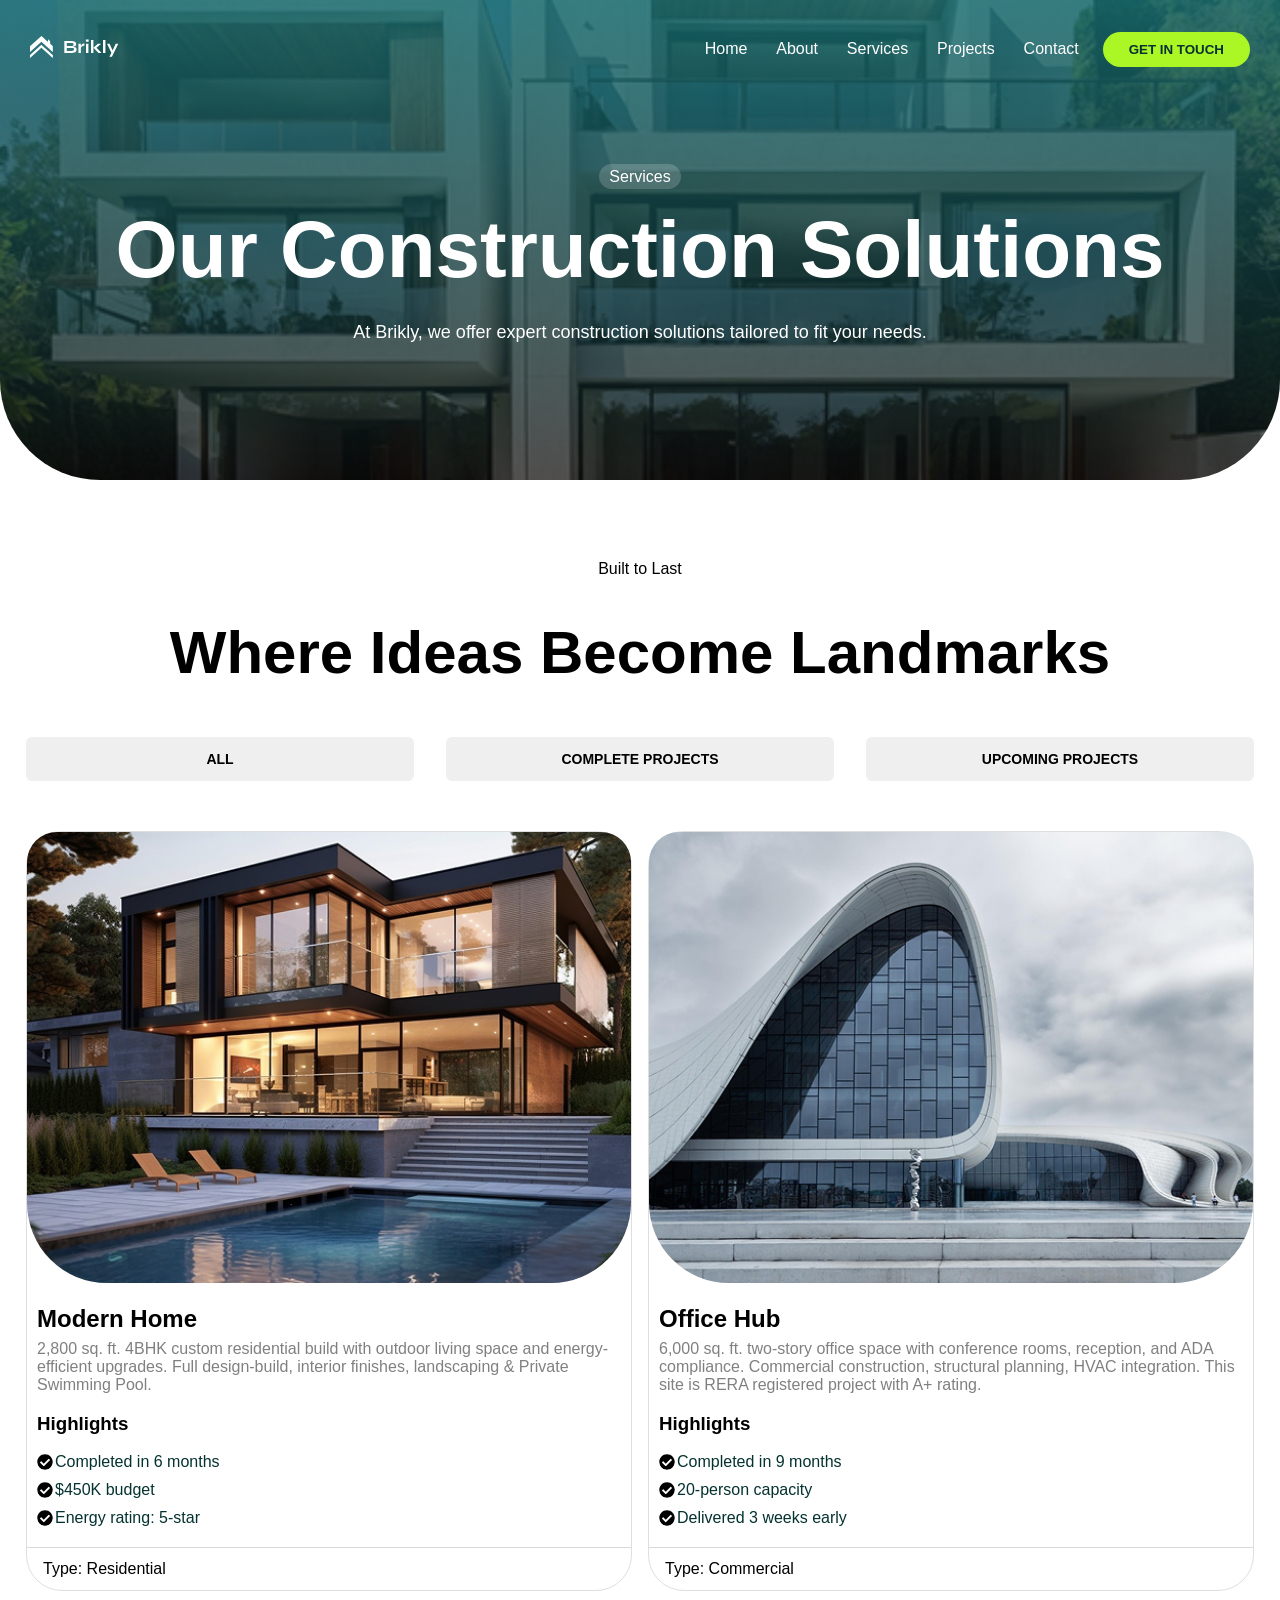
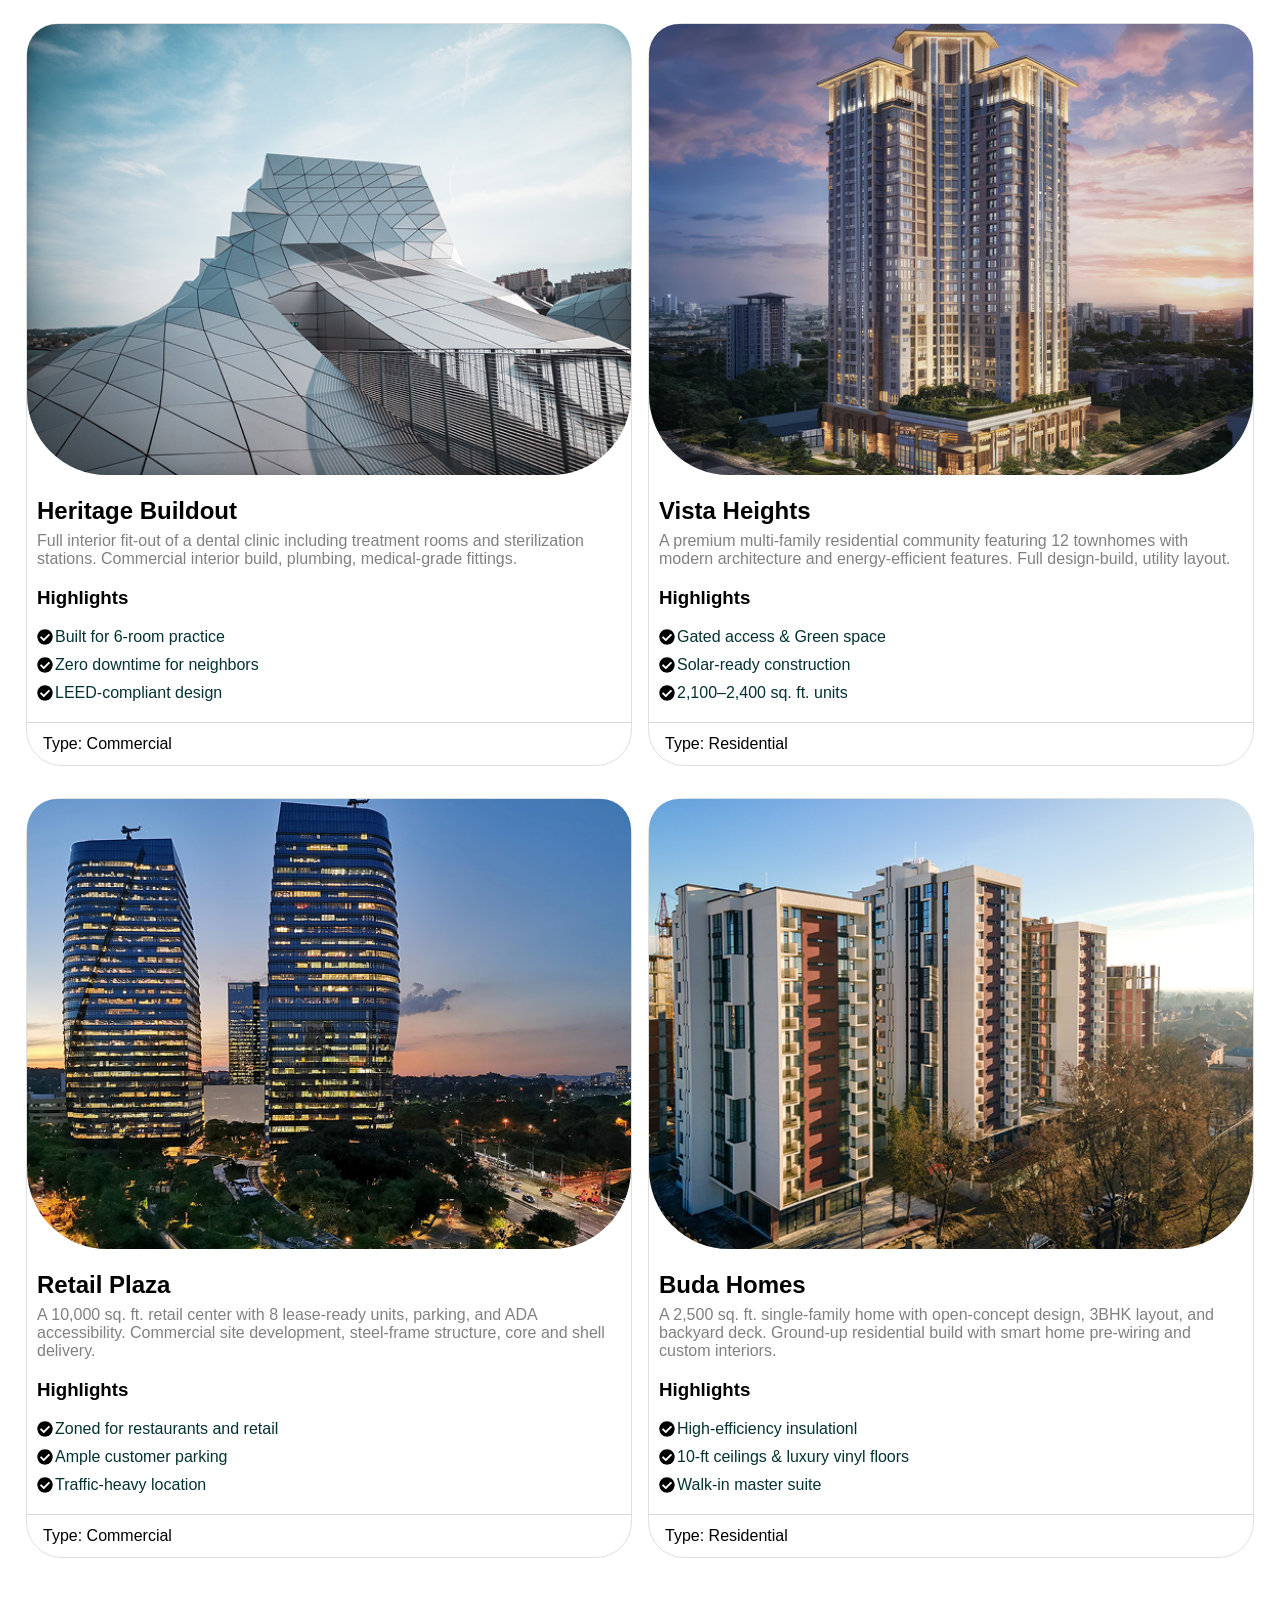
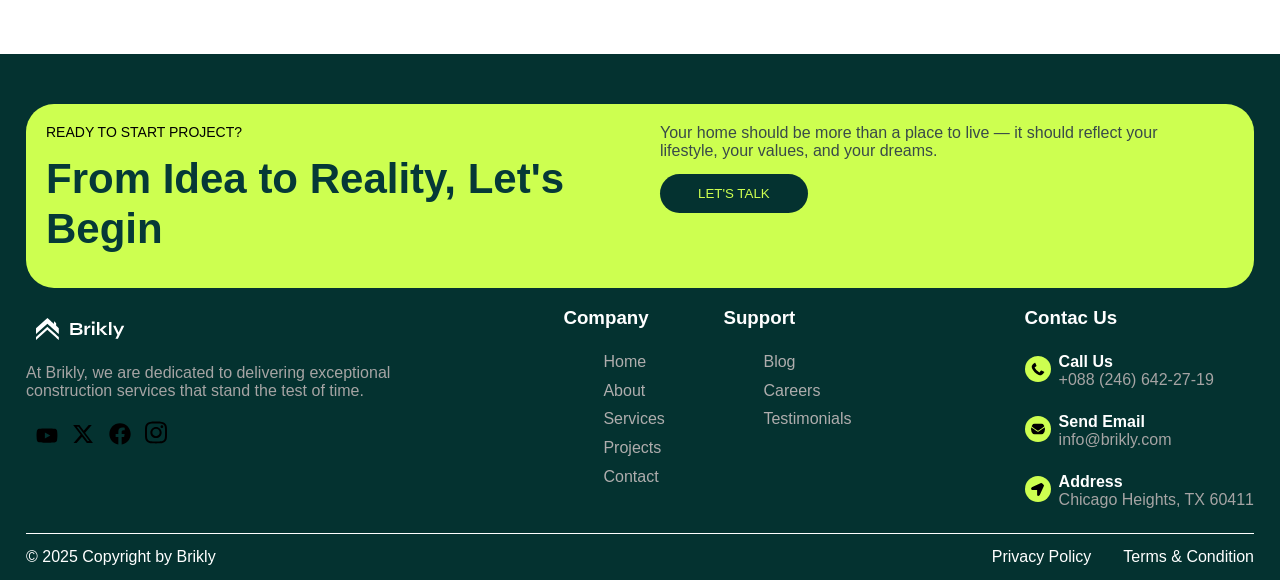
<file: projects.html>
<!DOCTYPE html>
<html lang="en">

<head>
    <meta charset="UTF-8">
    <meta name="viewport" content="width=device-width, initial-scale=1.0">
    <title>projects</title>
    <link rel="stylesheet" href="./navbar.css">
    <link rel="stylesheet" href="./style.css">
</head>

<body>

    <header id="header" class="header4">
        <nav class="navbar">
            <div class="nav-container">
                <div class="logo"><img src="Images/Brickly.svg" style="width: 90px;"></div>
                <button class="toggle-btn" id="toggleBtn">&#9776;</button>
            </div>
            <!-- 👇 MOVE THIS OUTSIDE nav-container -->
            <div class="links-btn">
                <div>
                    <ul class="nav-links" id="navLinks" style="color: white;">
                        <li><a href="index.html">Home</a></li>
                        <li><a href="About.html">About</a></li>
                        <li><a href="services.html">Services</a></li>
                        <li><a href="projects.html">Projects</a></li>
                        <li><a href="contact.html">Contact</a></li>
                    </ul>
                </div>
                <div>
                    <button class="btn-getInTouch">GET IN TOUCH</button>
                </div>
            </div>
        </nav>

        <div class="div-hero">
            <span class="spn-25">Services</span>
            <h1>Our Construction Solutions</h1>
            <p>At Brikly, we offer expert construction solutions tailored to fit your needs.</p>
        </div>
    </header>
    <!-- end of the header  -->

    <div class="second-section-p">
        <p>Built to Last</p>
        <h1>Where Ideas Become Landmarks</h1>
        <div class="cntnr-btns">
            <button>ALL</button>
            <button>COMPLETE PROJECTS</button>
            <button>UPCOMING PROJECTS</button>
        </div>
        <div class="container-crds">

            <div class="card-blck">
                <img src="Images2/img-1.png" alt="">
                <div style="padding: 10px;">
                    <h2>Modern Home</h2>
                    <p style="color: gray;">2,800 sq. ft. 4BHK custom residential build with outdoor living space and
                        energy-efficient upgrades. Full design-build, interior finishes, landscaping & Private Swimming
                        Pool.
                    </p>
                    <h3>Highlights</h3>
                    <div class="check-para">
                        <img src="Images/download (19).svg" alt="" class="ckeck">
                        <p>Completed in 6 months</p>
                    </div>
                    <div class="check-para">
                        <img src="Images/download (19).svg" alt="" class="ckeck">
                        <p>$450K budget</p>
                    </div>
                    <div class="check-para">
                        <img src="Images/download (19).svg" alt="" class="ckeck">
                        <p>Energy rating: 5-star</p>
                    </div>
                </div>
                <div class="para-type">
                    <p>Type: Residential</p>
                </div>
            </div>

            <div class="card-blck">
                <img src="Images2/img-2.png" alt="">
                <div style="padding: 10px;">
                    <h2>Office Hub</h2>
                    <p style="color: gray;">6,000 sq. ft. two-story office space with conference rooms, reception, and
                        ADA compliance. Commercial construction, structural planning, HVAC integration. This site is
                        RERA registered project with A+ rating.
                    </p>
                    <h3>Highlights</h3>
                    <div class="check-para">
                        <img src="Images/download (19).svg" alt="" class="ckeck">
                        <p>Completed in 9 months</p>
                    </div>
                    <div class="check-para">
                        <img src="Images/download (19).svg" alt="" class="ckeck">
                        <p>20-person capacity</p>
                    </div>
                    <div class="check-para">
                        <img src="Images/download (19).svg" alt="" class="ckeck">
                        <p>Delivered 3 weeks early</p>
                    </div>
                </div>
                <div class="para-type">
                    <p>Type: Commercial</p>
                </div>
            </div>

            <div class="card-blck">
                <img src="Images2/img-3.png" alt="">
                <div style="padding: 10px;">
                    <h2>Heritage Buildout</h2>
                    <p style="color: gray;">Full interior fit-out of a dental clinic including treatment rooms and
                        sterilization stations. Commercial interior build, plumbing, medical-grade fittings.
                    </p>
                    <h3>Highlights</h3>
                    <div class="check-para">
                        <img src="Images/download (19).svg" alt="" class="ckeck">
                        <p>Built for 6-room practice</p>
                    </div>
                    <div class="check-para">
                        <img src="Images/download (19).svg" alt="" class="ckeck">
                        <p>Zero downtime for neighbors</p>
                    </div>
                    <div class="check-para">
                        <img src="Images/download (19).svg" alt="" class="ckeck">
                        <p>LEED-compliant design</p>
                    </div>
                </div>
                <div class="para-type">
                    <p>Type: Commercial</p>
                </div>
            </div>

            <div class="card-blck">
                <img src="Images2/img-4.png" alt="">
                <div style="padding: 10px;">
                    <h2>Vista Heights</h2>
                    <p style="color: gray;">A premium multi-family residential community featuring 12 townhomes with
                        modern architecture and
                        energy-efficient features. Full design-build, utility layout.
                    </p>
                    <h3>Highlights</h3>
                    <div class="check-para">
                        <img src="Images/download (19).svg" alt="" class="ckeck">
                        <p>Gated access & Green space</p>
                    </div>
                    <div class="check-para">
                        <img src="Images/download (19).svg" alt="" class="ckeck">
                        <p>Solar-ready construction</p>
                    </div>
                    <div class="check-para">
                        <img src="Images/download (19).svg" alt="" class="ckeck">
                        <p>2,100–2,400 sq. ft. units</p>
                    </div>
                </div>
                <div class="para-type">
                    <p>Type: Residential</p>
                </div>
            </div>

            <div class="card-blck">
                <img src="Images2/img-5.png" alt="">
                <div style="padding: 10px;">
                    <h2>Retail Plaza</h2>
                    <p style="color: gray;">A 10,000 sq. ft. retail center with 8 lease-ready units, parking, and ADA
                        accessibility. Commercial site development, steel-frame structure, core and shell delivery.
                    </p>
                    <h3>Highlights</h3>
                    <div class="check-para">
                        <img src="Images/download (19).svg" alt="" class="ckeck">
                        <p>Zoned for restaurants and retail</p>
                    </div>
                    <div class="check-para">
                        <img src="Images/download (19).svg" alt="" class="ckeck">
                        <p>Ample customer parking</p>
                    </div>
                    <div class="check-para">
                        <img src="Images/download (19).svg" alt="" class="ckeck">
                        <p>Traffic-heavy location</p>
                    </div>
                </div>
                <div class="para-type">
                    <p>Type: Commercial</p>
                </div>
            </div>

            <div class="card-blck">
                <img src="Images2/img-6.png" alt="">
                <div style="padding: 10px;">
                    <h2>Buda Homes</h2>
                    <p style="color: gray;">A 2,500 sq. ft. single-family home with open-concept design, 3BHK layout,
                        and backyard deck. Ground-up residential build with smart home pre-wiring and custom interiors.
                    </p>
                    <h3>Highlights</h3>
                    <div class="check-para">
                        <img src="Images/download (19).svg" alt="" class="ckeck">
                        <p>High-efficiency insulationl</p>
                    </div>
                    <div class="check-para">
                        <img src="Images/download (19).svg" alt="" class="ckeck">
                        <p>10-ft ceilings & luxury vinyl floors</p>
                    </div>
                    <div class="check-para">
                        <img src="Images/download (19).svg" alt="" class="ckeck">
                        <p>Walk-in master suite</p>
                    </div>
                </div>
                <div class="para-type">
                    <p>Type: Residential</p>
                </div>
            </div>


        </div>
    </div>
    <!-- end of the second section -->

    <section class="eight-section">
        <div class="container-eight">

            <div class="green-container">
                <div>
                    <p style="color: black; font-size: 14px;">READY TO START PROJECT?</p>
                    <h2>From Idea to Reality, Let's Begin</h2>
                </div>
                <div class="div-yourHome">
                    <p class="your-home">Your home should be more than a place to live — it should reflect your
                        lifestyle, your values,
                        and your dreams.
                    </p>
                    <button style="margin-top:14px ;">LET'S TALK</button>
                </div>
            </div>

            <div class="container-lists">

                <div class="lists">
                    <div class="brickly-para">
                        <img src="Images/Brickly.svg" alt="" id="brickly">
                        <p>At Brikly, we are dedicated to delivering exceptional <br> construction services that stand
                            the
                            test
                            of
                            time.
                        </p>
                        <div style="margin-top: 20px;">
                            <img src="Images/download (7).svg" alt="">
                            <img src="Images/download (12).svg" alt="">
                            <img src="Images/download (13).svg" alt="">
                            <img src="Images/download (21).svg" alt="">
                        </div>
                    </div>
                    <div class="two-list">
                        <div class="list">
                            <h3>Company</h3>
                            <ul>
                                <li>Home</li>
                                <li>About</li>
                                <li>Services</li>
                                <li>Projects</li>
                                <li>Contact</li>
                            </ul>
                        </div>
                        <div class="list">
                            <h3>Support</h3>
                            <ul>
                                <li>Blog</li>
                                <li>Careers</li>
                                <li>Testimonials</li>
                            </ul>
                        </div>
                    </div>
                    <div class="list">
                        <h3>Contac Us</h3>
                        <div>
                            <div class="img-nmbr">
                                <div>
                                    <img class="call" src="Images/download (11).svg" alt="">
                                </div>
                                <div>
                                    <h4>Call Us</h4>
                                    <p>+088 (246) 642-27-19</p>
                                </div>
                            </div>
                            <div class="img-nmbr">
                                <div>
                                    <img class="call" src="Images/download (10).svg" alt="">
                                </div>
                                <div>
                                    <h4>Send Email</h4>
                                    <p>info@brikly.com</p>
                                </div>
                            </div>
                            <div class="img-nmbr">
                                <div>
                                    <img class="call" src="Images/download (9).svg" alt="">
                                </div>
                                <div>
                                    <h4>Address</h4>
                                    <p>Chicago Heights, TX 60411</p>
                                </div>
                            </div>
                        </div>

                    </div>
                </div>
            </div>
            <div class="address">
                <div>
                    <p>© 2025 Copyright by Brikly</p>
                </div>
                <div style="display: flex; gap: 2rem;">
                    <div>
                        <p>Privacy Policy</p>
                    </div>
                    <div>
                        <p>Terms & Condition</p>
                    </div>
                </div>
            </div>
        </div>
    </section>
    <!-- end of the footer -->

    <script src="scrift.js"></script>
</body>

</html>
</file>
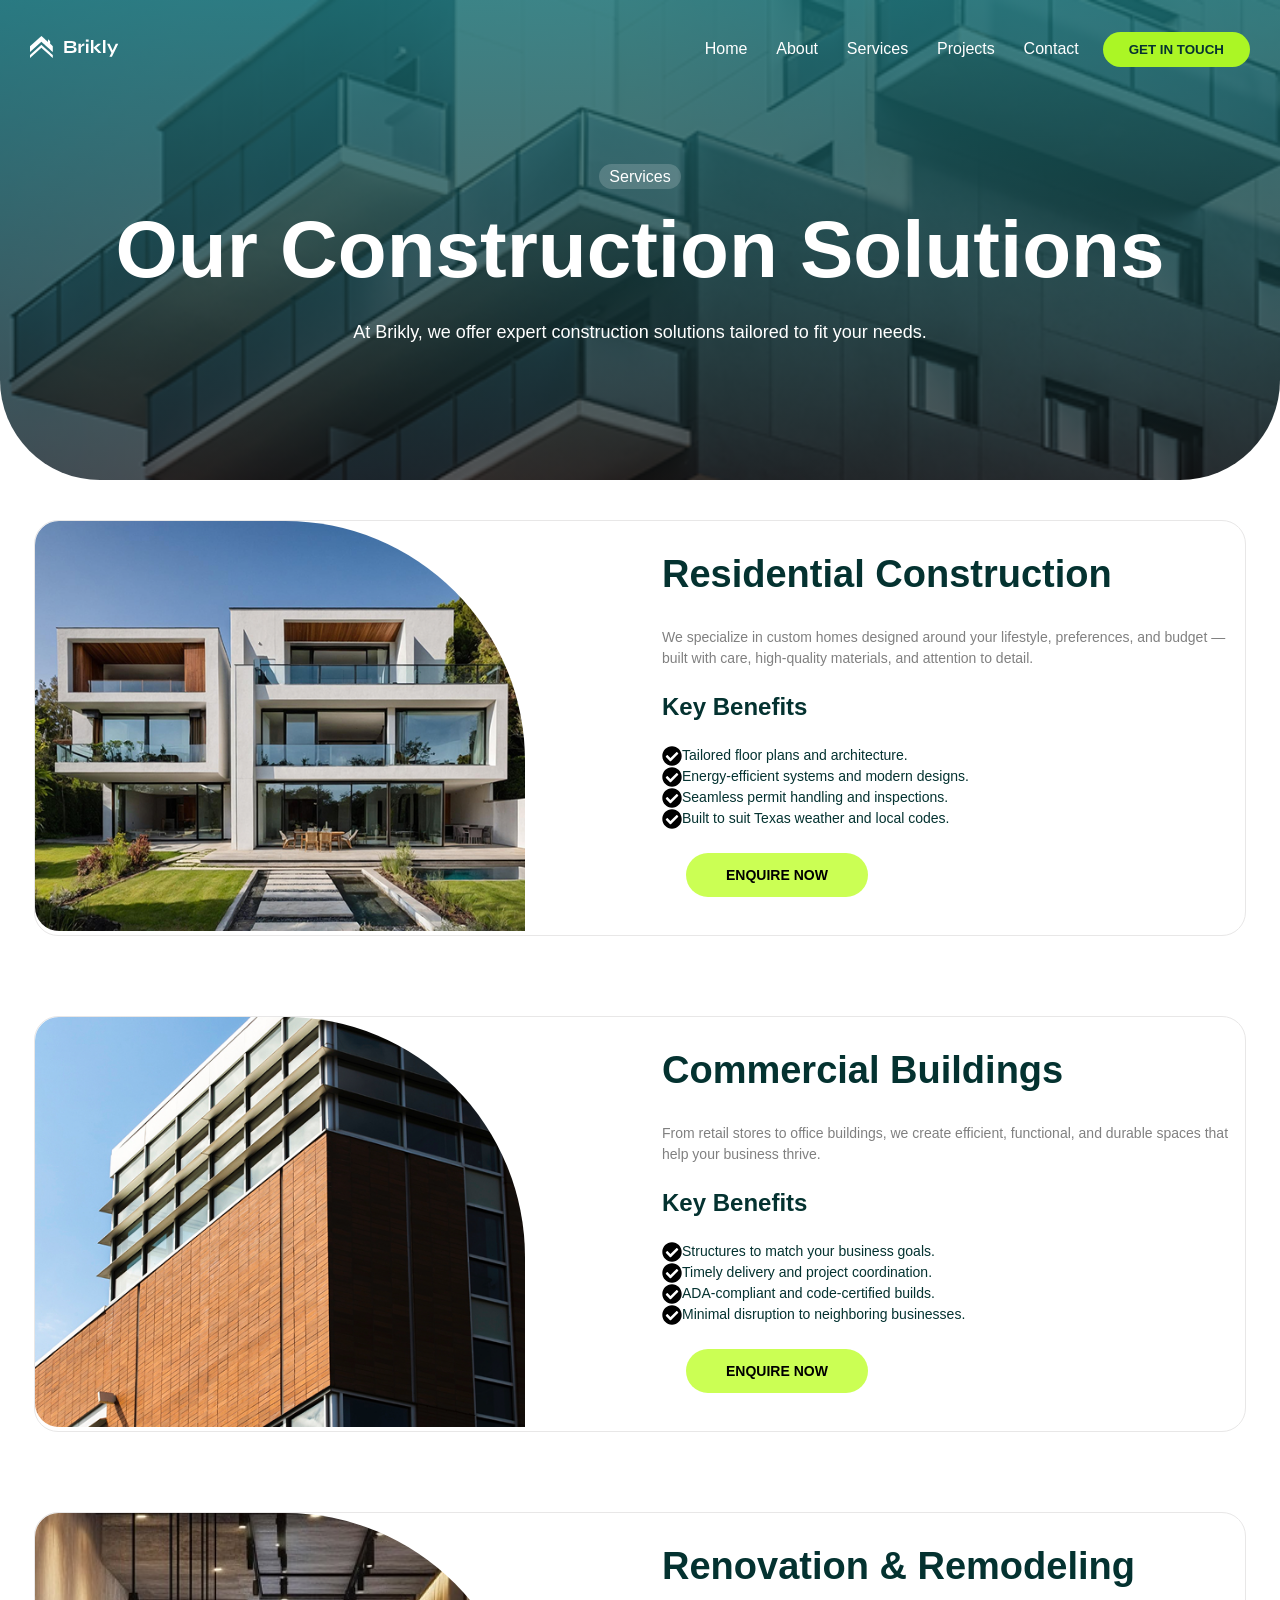
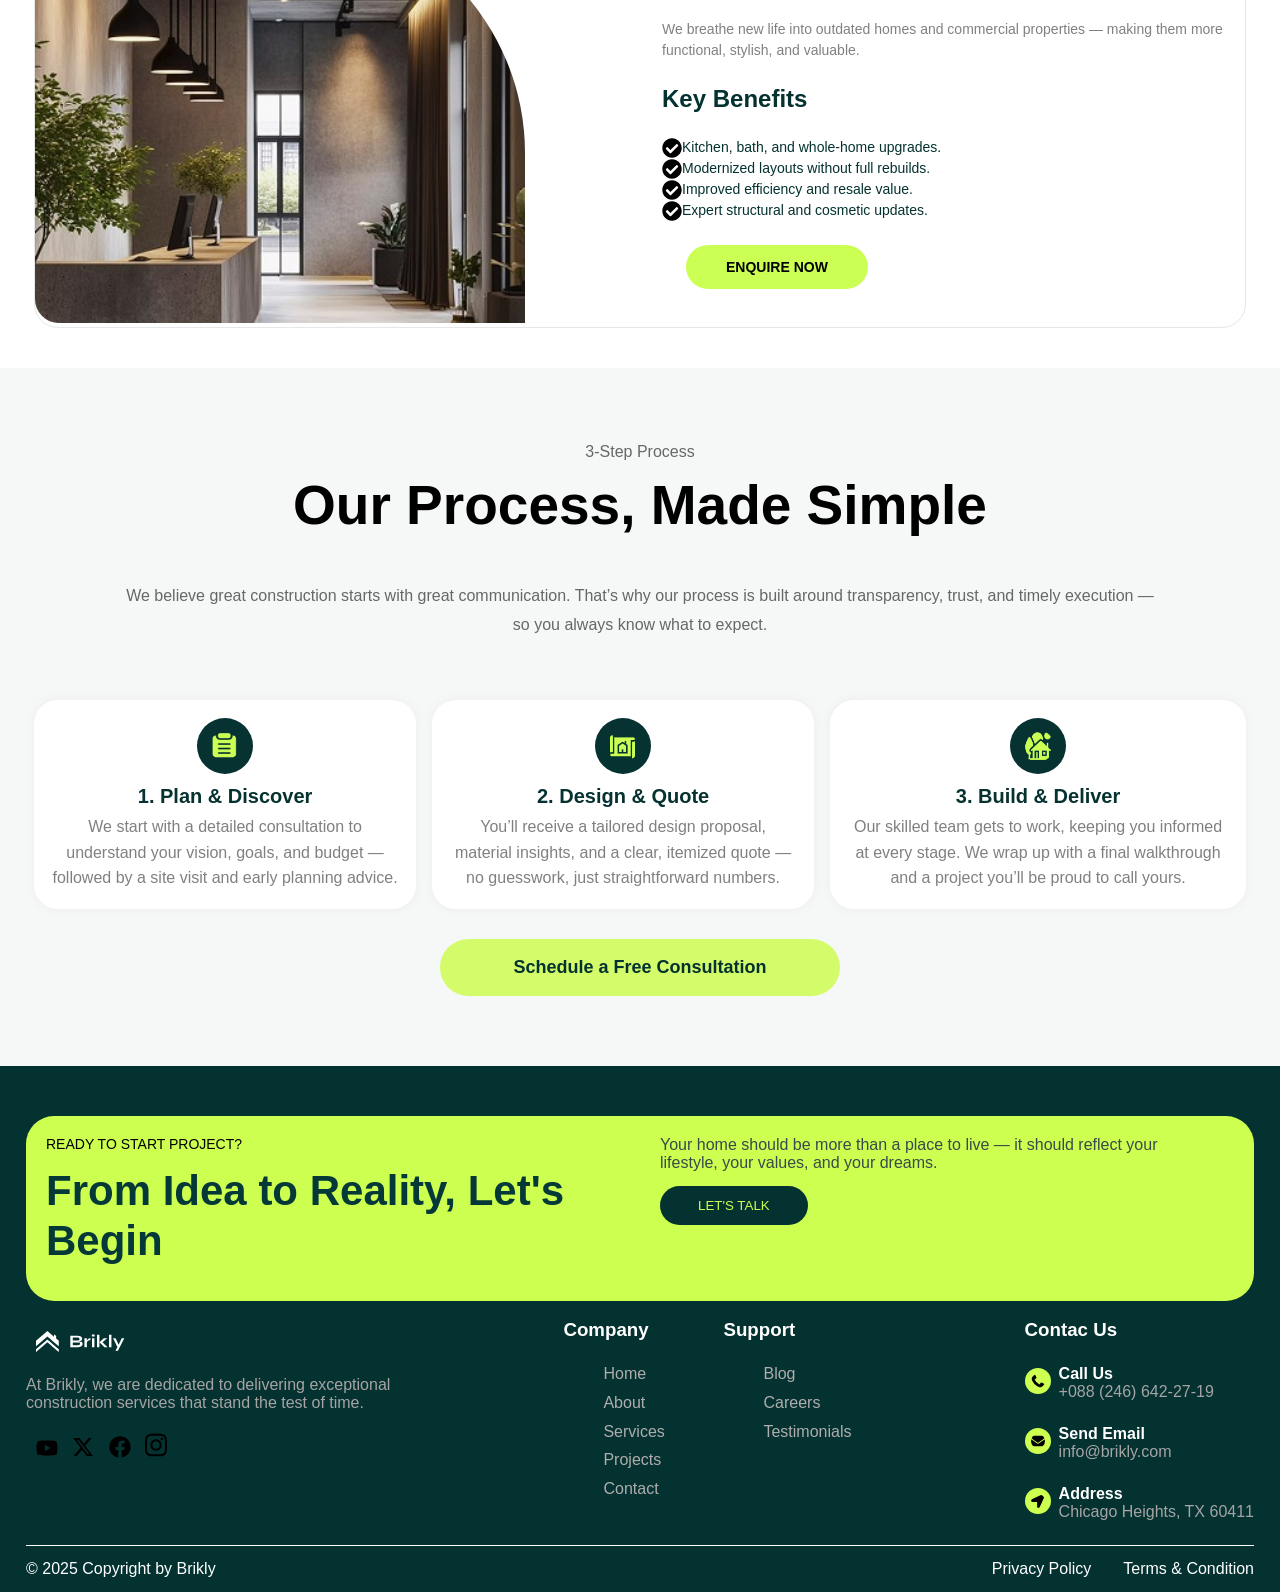
<file: services.html>
<!DOCTYPE html>
<html lang="en">

<head>
    <meta charset="UTF-8">
    <meta name="viewport" content="width=device-width, initial-scale=1.0">
    <title>services</title>
    <link rel="stylesheet" href="./navbar.css">
    <link rel="stylesheet" href="./style.css">
</head>

<body>

    <header id="header" class="header3">
        <nav class="navbar">
            <div class="nav-container">
                <div class="logo"><img src="Images/Brickly.svg" style="width: 90px;"></div>
                <button class="toggle-btn" id="toggleBtn">&#9776;</button>
            </div>
            <!-- 👇 MOVE THIS OUTSIDE nav-container -->
            <div class="links-btn">
                <div>
                    <ul class="nav-links" id="navLinks" style="color: white;">
                        <li><a href="index.html">Home</a></li>
                        <li><a href="About.html">About</a></li>
                        <li><a href="services.html">Services</a></li>
                        <li><a href="projects.html">Projects</a></li>
                        <li><a href="contact.html">Contact</a></li>
                    </ul>
                </div>
                <div>
                    <button class="btn-getInTouch">GET IN TOUCH</button>
                </div>
            </div>
        </nav>

        <div class="div-hero">
            <span class="spn-25">Services</span>
            <h1>Our Construction Solutions</h1>
            <p>At Brikly, we offer expert construction solutions tailored to fit your needs.</p>
        </div>
    </header>
    <!-- end of the header  -->


    <section class="section-1-services">
        <div class="cntnr-1-services">
            <div>
                <img src="Images/block-1.png" alt="" class="block-img">
            </div>
            <div class="para-btn">
                <h1>Residential Construction</h1>
                <p>We specialize in custom homes designed around your lifestyle, preferences, and budget — built with
                    care,
                    high-quality materials, and attention to detail.
                </p>
                <h3>Key Benefits</h3>
                <div class="check-para">
                    <img src="Images/download (19).svg" alt="">
                    <p>Tailored floor plans and architecture.</p>
                </div>
                <div class="check-para">
                    <img src="Images/download (19).svg" alt="">
                    <p>Energy-efficient systems and modern designs.</p>
                </div>
                <div class="check-para">
                    <img src="Images/download (19).svg" alt="">
                    <p>Seamless permit handling and inspections.</p>
                </div>
                <div class="check-para">
                    <img src="Images/download (19).svg" alt="">
                    <p>Built to suit Texas weather and local codes.</p>
                </div>
                <button>ENQUIRE NOW</button>
            </div>
        </div>
    </section>
    <!-- /* end of the section-1-services */ -->


    <section class="section-1-services">
        <div class="cntnr-1-services">
            <div>
                <img src="Images/block-2.png" alt="" class="block-img">
            </div>
            <div class="para-btn">
                <h1>Commercial Buildings</h1>
                <p>From retail stores to office buildings, we create efficient, functional, and durable spaces that help
                    your business thrive.
                </p>
                <h3>Key Benefits</h3>
                <div class="check-para">
                    <img src="Images/download (19).svg" alt="">
                    <p>Structures to match your business goals.</p>
                </div>
                <div class="check-para">
                    <img src="Images/download (19).svg" alt="">
                    <p>Timely delivery and project coordination.</p>
                </div>
                <div class="check-para">
                    <img src="Images/download (19).svg" alt="">
                    <p>ADA-compliant and code-certified builds.</p>
                </div>
                <div class="check-para">
                    <img src="Images/download (19).svg" alt="">
                    <p>Minimal disruption to neighboring businesses.</p>
                </div>
                <button>ENQUIRE NOW</button>
            </div>
        </div>
    </section>
    <!-- end of the section-2-services -->

    <section class="section-1-services">
        <div class="cntnr-1-services">
            <div>
                <img src="Images/Service-3.jpeg" alt="" class="block-img">
            </div>
            <div class="para-btn">
                <h1>Renovation & Remodeling</h1>
                <p>We breathe new life into outdated homes and commercial properties — making them more functional,
                    stylish, and valuable.
                </p>
                <h3>Key Benefits</h3>
                <div class="check-para">
                    <img src="Images/download (19).svg" alt="">
                    <p>Kitchen, bath, and whole-home upgrades.</p>
                </div>
                <div class="check-para">
                    <img src="Images/download (19).svg" alt="">
                    <p>Modernized layouts without full rebuilds.</p>
                </div>
                <div class="check-para">
                    <img src="Images/download (19).svg" alt="">
                    <p>Improved efficiency and resale value.</p>
                </div>
                <div class="check-para">
                    <img src="Images/download (19).svg" alt="">
                    <p>Expert structural and cosmetic updates.</p>
                </div>
                <button>ENQUIRE NOW</button>
            </div>
        </div>
    </section>
    <!-- end of the section-3-services -->


    <section class="section-4-services">
        <div class="cntnr-4-services">
            <div>
                <div>
                    <p class="p-we">3-Step Process</p>
                    <h1>Our Process, Made Simple</h1>
                    <p class="p-we">We believe great construction starts with great communication. That’s why our
                        process is built
                        around
                        transparency, trust, and timely execution — so you always know what to expect.
                    </p>
                </div>
                <div class="cntnr-cards">
                    <div class="card">
                        <img src="Images/plan.png" alt="">
                        <h2>1. Plan & Discover</h2>
                        <p>We start with a detailed consultation to understand your vision, goals, and budget — followed
                            by a site visit and early planning advice.
                        </p>
                    </div>
                    <div class="card">
                        <img src="Images/plan2.png" alt="">
                        <h2>2. Design & Quote</h2>
                        <p>You’ll receive a tailored design proposal, material insights, and a clear, itemized quote —
                            no guesswork, just straightforward numbers.</p>
                    </div>
                    <div class="card">
                        <img src="Images/plan3.png" alt="">
                        <h2>3. Build & Deliver</h2>
                        <p>Our skilled team gets to work, keeping you informed at every stage. We wrap up with a final
                            walkthrough and a project you’ll be proud to call yours.
                        </p>
                    </div>
                </div>
                <button class="btn-schedule">Schedule a Free Consultation</button>
            </div>
        </div>
    </section>
    <!-- end of the section-4-services -->

    <section class="eight-section">
        <div class="container-eight">

            <div class="green-container">
                <div>
                    <p style="color: black; font-size: 14px;">READY TO START PROJECT?</p>
                    <h2>From Idea to Reality, Let's Begin</h2>
                </div>
                <div class="div-yourHome">
                    <p class="your-home">Your home should be more than a place to live — it should reflect your
                        lifestyle, your values,
                        and your dreams.
                    </p>
                    <button style="margin-top:14px ;">LET'S TALK</button>
                </div>
            </div>

            <div class="container-lists">

                <div class="lists">
                    <div class="brickly-para">
                        <img src="Images/Brickly.svg" alt="" id="brickly">
                        <p>At Brikly, we are dedicated to delivering exceptional <br> construction services that stand
                            the
                            test
                            of
                            time.
                        </p>
                        <div style="margin-top: 20px;">
                            <img src="Images/download (7).svg" alt="">
                            <img src="Images/download (12).svg" alt="">
                            <img src="Images/download (13).svg" alt="">
                            <img src="Images/download (21).svg" alt="">
                        </div>
                    </div>
                    <div class="two-list">
                        <div class="list">
                            <h3>Company</h3>
                            <ul>
                                <li>Home</li>
                                <li>About</li>
                                <li>Services</li>
                                <li>Projects</li>
                                <li>Contact</li>
                            </ul>
                        </div>
                        <div class="list">
                            <h3>Support</h3>
                            <ul>
                                <li>Blog</li>
                                <li>Careers</li>
                                <li>Testimonials</li>
                            </ul>
                        </div>
                    </div>
                    <div class="list">
                        <h3>Contac Us</h3>
                        <div>
                            <div class="img-nmbr">
                                <div>
                                    <img class="call" src="Images/download (11).svg" alt="">
                                </div>
                                <div>
                                    <h4>Call Us</h4>
                                    <p>+088 (246) 642-27-19</p>
                                </div>
                            </div>
                            <div class="img-nmbr">
                                <div>
                                    <img class="call" src="Images/download (10).svg" alt="">
                                </div>
                                <div>
                                    <h4>Send Email</h4>
                                    <p>info@brikly.com</p>
                                </div>
                            </div>
                            <div class="img-nmbr">
                                <div>
                                    <img class="call" src="Images/download (9).svg" alt="">
                                </div>
                                <div>
                                    <h4>Address</h4>
                                    <p>Chicago Heights, TX 60411</p>
                                </div>
                            </div>
                        </div>

                    </div>
                </div>
            </div>
            <div class="address">
                <div>
                    <p>© 2025 Copyright by Brikly</p>
                </div>
                <div style="display: flex; gap: 2rem;">
                    <div>
                        <p>Privacy Policy</p>
                    </div>
                    <div>
                        <p>Terms & Condition</p>
                    </div>
                </div>
            </div>
        </div>
    </section>
    <!-- end of the footer -->

    <script src="scrift.js"></script>
</body>

</html>
</file>
<file: navbar.css>
.body-home{
  /* padding: 20px 40px; */
  font-family: Arial, Helvetica, sans-serif;
  margin: 0;
  padding: 0;
  background-color: white;
}




/* start navbar */
.navbar {
  /* background: #333; */
  color: #fff;
  padding: 10px 30px;
  position: relative;
}

.nav-container {
  display: flex;
  justify-content: space-between;
  align-items: center;
}

/* MOBILE MENU */
.nav-links {
  list-style: none;
  display: none;
  flex-direction: column;
  gap: 1.4rem;
  margin: 0;
  padding: 30px 24px;
  position: absolute;
  width: auto;
  top: 100%;
  right: 0;
  left: 0;
  background:#063231;
  border-radius: 18px 0 30px 20px;
}

.nav-links.active {
  display: flex;
}

.nav-links a {
  color: white;
  text-decoration: none;
}
.nav-links a:hover{
  color: #ABF625;
}

/* TOGGLE BUTTON */
.toggle-btn {
  font-size: 24px;
  background: none;
  border: none;
  color: #ABF625;
  cursor: pointer;
}
/* end of the navbar */



#header{
  background-image: linear-gradient(#176d71d5, rgba(12, 12, 12, 0.671)), url("Images/IMG-20260304-WA0006.jpg");
  background-repeat: no-repeat;
  background-size: cover;
  background-position: center;
  border-radius: 0 0 100px 100px;
  text-align: center;
  padding-bottom: 100px;
}

.btn-getInTouch{
  display: none;
  background-color: #ABF625;
  color: #063231;
  border: none;
  border-radius: 38px;
  padding: 10px 26px;
  font-weight: bold;
}
.links-btn{
  display: flex;
  align-items: center;
}
.div-hero{
  margin: 0 40px;
  margin-top: 70px;
  padding: 0;
  /* margin-bottom: 30px; */
}
.div-hero .spn-25{
  background-color: #ffffff2c;
  color: white;
  padding: 4px 10px;
  border-radius: 18px;
}
.div-hero h1{
  font-size: 32px;
  color: white;
}
.div-hero p{
  font-size: 18px;
  color: white;
  line-height: 2;
}
.two-btns{
  display: flex;
  flex-direction: column;
  align-items: center;
  gap: 1rem;
}
.btn-enquire{
  background-color: #ABF625;
  color: #063231;
  border: none;
  border-radius: 30px;
  padding: 10px 18px;
  width: 70%;
  font-weight: bold;
}
.btn-veiw{
  background-color: #80808083;
  color: white;
  border-radius: 30px;
  border: 1px solid white;
  padding: 10px 18px;
  width: 70%;
  font-weight: bold;
}
/* end of the header  */



.second-s-home{
  padding: 0 20px;
  padding-bottom: 50px;
}
.cards-onTime{
  background-color: white;
  border-radius: 26px;
  padding: 20px 18px;
  box-shadow: 0 0 16px #8080804c;
  display: flex;
  flex-direction: column;
  gap: 1rem;
  position: relative;
  top: -4rem;
}
.card-onTime img{
  width: 30px;
  background-color: #a9f625c2;
  padding: 14px;
  border-radius: 50px;
  margin-bottom: -10px;
}
.card-onTime h2{
  font-size: 20px;
  margin-bottom: -0px;
}
.card-onTime p{
  color: gray;
  line-height: 1.5;
}
.div-two-blocks{
  margin-bottom: -80px;
}
.div-two-blocks .img-block1{
  width: 100%;
  border-radius: 28px;
  position: relative;
  left: -18px;
}
.div-two-blocks .img-block2{
  width:76%;
  position: relative;
  border-radius: 28px;
  top: -90px;
  right: -90px;
}
.div-s2-imgs-trustedLocal{
  display: flex;
  flex-direction: column;
}
.cntnr-trustedLocal h1{
  font-size: 24px;
  color: #063231;
  font-weight: bold;
  margin: 10px 0;
}
.cntnr-trustedLocal p{
  color: gray;
}
.cntnr-trustedLocal .check-img{
  width: 20px;
}
.cntnr-trustedLocal .div-ckeck-para{
  display: flex;
  gap: 8px;
  margin: -18px 0;
}
/* end of the second-s-home */


.third-s-home{
  background-color: #F6F7F7;
  padding: 40px 20px 0 20px;
  margin-bottom: -564px;
  text-align: center;
}
.third-s-home h1{
  font-size: 26px;
}
.cntnr-homes{
  display: flex;
  flex-direction: column;
  gap: 17rem;
}
.img-home{
  width: 100%;
  height: 90vh;
  border-radius: 24px;
}
.img-logoss{
  width: 50px;
}
.cntnr-cards-homes{
  justify-items: center;
  display: grid;
  grid-template-columns: 1fr;
}
.card-homes{
  background-color: white;
  width: 84%;
  border-radius: 24px;
  padding: 24px 10px;
}
#card-homes1{
  position: relative;
  top: -126rem;
}
#card-homes2{
  position: relative;
  top: -80rem;
}
#card-homes3{
  position: relative;
  top: -36rem;
}
.card-homes h2{
  font-size: 24px;
  margin: 0 1px;
}
.card-homes p{
  font-size: 14px;
  color: gray;
  line-height: 1.5;
}
.card-homes h3{
  text-decoration: underline;
}
/* end of the third-s-home */


.fourth-s-home{
  background-color: white;
  padding: 50px 20px;
}
.images-homes{
  display: flex;
  flex-direction: column;
  gap: 1rem;
}
.fourth-s-home img{
  width: 100%;
  border-radius: 26px;
}
.div-ourProjects p{
  color: #063231;
  font-weight:bold;
  font-size: 14px;
}
.div-ourProjects h1{
  color: #063231;
  font-size:28px;
  margin: -2px 0;
}
.div-fromheight p{
  color: #063231c2;
  line-height: 1.6;
  font-size: 15px;
}
.div-fromheight button{
  color: #063231;
  background-color: #CBFF54;
  border: none;
  border-radius: 30px;
  padding: 12px 26px;
  font-weight: bold;
  letter-spacing: 2px;
  margin-bottom: 40px;
}
/* end of the fourth-s-home */

.fiveth-s-home{
  background:linear-gradient(#176d71d5, rgba(12, 12, 12, 0.7)), url(Images/img-1.png);
  background-repeat: no-repeat;
  background-size: cover;
  background-position: center;
  padding: 50px 26px;
  color: white;
}
.fiveth-s-home h1{
  font-size: 30px;
  letter-spacing: -3px;
}
.fiveth-s-home p{
  font-size: 14px;
  line-height: 1.5;
}
.fiveth-s-home button{
  border: none;
  border-radius: 30px;
  color: #063231;
  background-color: #CBFF54;
  font-weight: bold;
  padding: 12px 24px;
  letter-spacing: 2px;
}
/* end of the fiveth-s-home */


.sixth-s-home{
  padding: 40px 24px;
  background-color: #F6F7F7;
}
.div-testimonials{
  text-align: center;
  color: #063231;
}
.div-testimonials h1{
  font-size: 30px;
  word-spacing: -3px;
  letter-spacing: -2px;
  margin-top: 0;
}
.cntnr-cards-man-women{
  display: flex;
  flex-direction: column;
  gap: 1rem;
}
.card-man-women{
  padding: 16px 16px;
  background-color: white;
  border-radius: 30px;
}
.card-man-women .quotitionMark{
  width: 32px;
}
.card-man-women .img-star{
  width: 16px;
}
.card-man-women h2{
  font-size: 18px;
  letter-spacing: -1px;
  margin: 0px 0;
}
.card-man-women p{
  color: gray;
  font-size: 14px;
  line-height: 1.5;
}
.cntnr-martin{
  display: flex;
  align-items: center;
  gap: 8px;
}
.cntnr-martin img{
  width: 46px;
}
/* end of the sixth-s-home */


.seventh-s-home{
  padding: 60px 24px;
}
.cntnr-provent h3{
  color: #063231;
  font-size: 18px;
}
.cntnr-provent h1{
  color: #063231;
  font-size: 26px;
  letter-spacing: -2px;
}
.cntnr-provent p{
  color: #063231ce;
  line-height: 1.5;
}
.cntnr-provent .div-100 h2{
  letter-spacing: -2px;
  border-bottom: 1px solid #80808046;
  padding-bottom: 12px;
}
.cntnr-provent .div-10 h2{
  letter-spacing: -2px;
  border-bottom: 1px solid #80808046;
  padding-bottom: 12px;
}
.cntnr-longTerm{
  margin: 40px 0;
}
.cntnr-longTerm img{
  width: 100%;
  border-radius: 30px;
}
.card-longTerm{
  background-color: #CBFF54;
  width: 30%;
  padding: 14px;
  border-radius: 20px;
  font-size: 12px;
  letter-spacing: -1px;
  word-spacing: -1px;
  position: relative;
  top: -130px;
  right: 14px;
  margin-bottom: -110px;
}
.imges-logoss img{
  width:30%;
  margin-bottom: 10px;
}
/* end of the seventh-s-home */


.eight-s-home{
  background-color: #F6F7F7;
  padding:60px 24px;
}
.cntnr-localKnowldege{
  display: grid;
  grid-template-columns: 1fr;
  gap: 1rem;
}
.cntrn-whyBrickly p{
  font-weight: bold;
  color: #063231;
}
.eight-s-home h1{
  letter-spacing: -2px;
  font-size: 30px;
  margin: 0;
}
.eight-s-home p{
  color: #5c5c5c;
}
.card-localKnowldege{
  background-color: white;
  border-radius: 30px;
  padding: 20px;
  box-shadow: 0 0 16px #80808022;
}
.card-localKnowldege img{
  width: 26px;
  padding: 14px;
  background-color: #CBFF54;
  border-radius: 50px;
}
.card-localKnowldege h2{
  font-size: 20px;
  letter-spacing: -1px;
  margin: 12px 0 -10px  0;
}
.card-localKnowldege p{
  line-height: 1.5;
}
/* end of the eight-s-home */


/* start footer */
.eight-section{
    padding: 50px 26px;
    padding-bottom: 0;
    background-color: #043230;
}
.green-container{
    background-color: #cdff50;
    padding: 20px;
    border-radius: 28px;
}
.green-container h2{
    font-size: 24px;
    margin: 14px 0px;
    line-height: 1;
    color: #053937;
    font-weight: bold;
}
.green-container .your-home{
    color: #394a49;
}
.green-container button{
    border: none;
    outline: none;
    cursor: pointer;
    padding: 12px 38px;
    background-color: #043230;
    color:#cdff50 ;
    border-radius: 24px;
}
.container-lists #brickly{
    width: 90px;
}
.container-lists p{
    color: #a6a4a4;
}
.brickly-para{
    margin:  30px 0;
}
.brickly-para img{
    width: 22px;
    gap: 2rem;
    margin-left: 10px;
}
.call{
    width: 20px;
}
.list h3,li{
    color: rgb(255, 255, 255);
}
.list ul{
    list-style: none;
}
.list li{
    line-height: 1.8;
    color: #afadad;
}
.img-nmbr {
    display: flex;
    gap: 8px;
    align-items: center;
    margin: 1.5rem 0;
}
.img-nmbr img{
    background-color: #cdff50 ;
    padding: 6px;
    width: 14px;
    border-radius: 100px;
}
.img-nmbr h4,p{
    color: white;
    margin: 0 ;
}
.address{
    border-top: 1px solid white;
    padding: 14px 0;
}
#brickly{
  margin-bottom: 20px;
}
.logos-footer{
  display: flex;
  flex-direction: row;
  justify-content: space-evenly;
}
.two-list{
  display: grid;
  grid-template-columns: 1fr 1fr;
  gap: 1rem;
}
/* end of the footer */

















@media (min-width: 768px) {
  .toggle-btn {
    display: none;
  }
  .nav-links {
    position: static;
    display: flex !important;
    flex-direction: row;
    gap: 20px;
    background: transparent;
  }
  .nav-links a {
    color: white;
  }
  .navbar{
    display: flex;
    justify-content: space-between;
    align-items: center;
  }
  /* end of the navbar  */



  .btn-getInTouch{
    display: block;
  }
  .div-hero{
    padding: 0 60px;
  }
  .div-hero .spn-25{
    margin:0;
  }
  .div-hero h1{
    font-size: 56px;
    margin: 18px 0;
  }
  .div-hero p{
    margin: 0 0 30px 0;
  }
  .two-btns{
    display: flex;
    flex-direction: row;
  }
  .two-btns{
    justify-content: center;
  }
  .btn-enquire{
    width: 30%;
  }
  .btn-veiw{
    width: 30%;
  }
  /* end of the header */

  .cards-onTime{
    display: flex;
    flex-direction: row;
    gap: 1rem;
  }
  .div-s2-imgs-trustedLocal{
    display: grid;
    grid-template-columns: 1fr 1fr;
    gap: 2rem;
  }
  .cntnr-trustedLocal .p-about{
    font-size: 16px;
  }
  .cntnr-trustedLocal h1{
    font-size: 32px;
    margin: 20px 0;
  }
   .cntnr-trustedLocal p{
    line-height: 1.5;
   }
   /* end of the second-s-home */

   .third-s-home{
    margin-bottom: 0;
   }
   .cntnr-homes{
    display: grid;
    grid-template-columns: 1fr 1fr 1fr;
    gap: 1rem;
   }
   .cntnr-cards-homes{
    display: grid;
    grid-template-columns: 1fr 1fr 1fr ;
    position: relative;
   }
   .img-home{
    height: 90vh;
   }
   #card-homes1{
    top: -4rem;
    right: 6px;
   }
   #card-homes2{
    top: -4rem;
    right: 2px;
   }
   #card-homes3{
    top: -4rem;
    right: -6px;
   }
   .card-homes{
    width: 76%;
   }
   .third-s-home h1{
    font-size: 32px;
    margin-bottom: 50px;
   }
   /* end of the third-s-home */

   .cntnr-paras-built{
    display: grid;
    grid-template-columns: 1fr 1fr;
    gap: 2rem;
    margin-bottom: 26px;
   }
   .cntnr-paras-built h1{
    font-size: 34px;
    font-weight: bold;
   }
   .images-homes{
    display: flex;
    flex-direction: row;
    flex-wrap: wrap;
   }
   .images-homes .img-home1{
    width: 67%;
    height: 100vh;
   }
  .images-homes .img-home2{
    width: 30%;
    height: 100vh;
   }
   .images-homes .img-home3{
    width: 30%;
    height: 100vh;
   }
   .images-homes .img-home4{
    width: 67%;
    height: 100vh;
   }
   /* end of the fourth-s-home */

   .fiveth-s-home{
    display: grid;
    grid-template-columns: 1fr 1fr;
    align-items: center;
   }
   .bnt-enquire-now{
    display: flex;
    justify-content: right;
   }
   /* end of the fiveth-s-home */

   .sixth-s-home{
    padding: 50px 20px;
   }
   .cntnr-cards-man-women{
    display: flex;
    flex-direction: row;
    margin-top: 60px;
   }
   /* end of the sixth-s-home */

   .cntnr-7-paraImgs{
    display: grid;
    grid-template-columns: 1fr 1fr;
    gap: 3rem;
    align-items: center;
   }
   .cntnr-100-10{
    display: grid;
    grid-template-columns: 1fr 1fr;
    gap: 1rem;
   }
   .cntnr-provent .div-10 h3{
    font-size: 16px;
    margin-bottom: -10px;
   }
   .cntnr-provent .div-100 h3{
    margin-bottom: -10px;
   }
   .imges-logoss{
    display: flex;
    gap: 2rem;
   }
   .imges-logoss img{
    width: 16%;
   }
   /* end of the seventh-s-home */

   .cntnr-localKnowldege{
    display: grid;
    grid-template-columns: 1fr 1fr;
    margin-top: 80px;
   }
   /* end of the eight-s-home */

   .green-container{
    display: grid;
    grid-template-columns: 1fr 1fr;
   }
   .lists{
    display:flex;
    justify-content: space-between;
   }
   .address{
    display: flex;
    justify-content: space-between;
   }
   /* end of the footer */
}



@media (min-width:1024px){
  .div-hero h1{
    font-size: 80px;
  }
  .div-hero p{
    padding: 0 90px;
  }
  .btn-enquire{
    width: 24%;
    padding: 16px 2px;
  }
  .btn-veiw{
    width: 24%;
    padding: 16px 2px;
  }
  /* end of the header */

  .div-s2-imgs-trustedLocal{
    gap: 3rem;
  }
  .img-block1{
    width: 100%;
  }
  .img-block2{
    width: 44% !important;
    height: 240px;
    right: -280px !important;
    top: -120px !important;
  }
  .cntnr-trustedLocal h1{
    font-size: 54px;
  }
  /* end of the second-s-home */

  .third-s-home h1{
    font-size: 52px;
    margin-top: 0;
  }
  /* end of the third-s-home */

  .div-ourProjects h1{
    font-size: 48px;
  }
  /* end of the fourth-s-home */

  .fiveth-s-home h1{
    font-size: 50px;
    margin-bottom: -0px;
  }
  .fiveth-s-home button{
    font-size: 16px;
  }
  /* end of the fiveth-s-home */

  .sixth-s-home h1{
    font-size: 55px;
  }
  /* end of the sixth-s-home */

  .cntnr-provent h1{
    font-size: 60px;
    margin-top: 0;
  }
  .div-10 h2{
    font-size: 44px;
    margin-bottom: -8px;
  }
  .div-100 h2{
    font-size: 44px;
    margin-bottom: -8px;
  }
  /* end of the seventh-s-home */

  .eight-s-home{
    display: grid;
    grid-template-columns: 1fr 1fr;
    align-items: center;
  }
  .cntnr-whyBrickly{
    margin-top: 60px;
    padding-right: 90px;
  }
  .cntnr-whyBrickly h1{
    font-size: 60px;
    color: #083938;
  }
  .cntnr-whyBrickly p{
    padding-right: 190px;
  }
  /* end of the eight-s-home */

}



@media (min-width:1440px){
  .div-hero{
    margin: 90px 260px 0 260px;
  }
  .second-s-home{
    padding: 0 160px;
  }
  /* end of the header */

  .div-s2-imgs-trustedLocal{
    padding: 0 20px;
  }
  .cntnr-trustedLocal h1{
    font-size: 62px;
    margin-bottom: 40px;
  }
  .cntnr-trustedLocal p{
    line-height: 1.7;
  }
  /* end of the second-s-home */

  .third-s-home{
    padding: 80px 146px;
  }
  .third-s-home h1{
    font-size: 62px;
  }
  /* end of the third-s-home */

    .fourth-s-home{
       padding: 80px 146px;;
    }
    .cntnr-paras-built{
      display: flex;
      gap: 2rem;
      margin-bottom: 60px;
      align-items: center;
    }
    .cntnr-paras-built h1{

      font-size: 60px;
    }
    /* end of the fourth-s-home */

    .fiveth-s-home{
      padding: 80px 146px;
    }
    .fiveth-s-home h1{
      font-size: 46px;
    }
    .fiveth-s-home p{
      line-height: 1.9;
    }
    /* end of the fiveth-s-home */

    .sixth-s-home{
      padding: 80px 146px;
    }
    /* end of the sixht-s-home */

    .seventh-s-home{
      padding:80px 146px ;
    }
    .imges-logoss{
      display: flex;
      flex-direction: row;
      justify-content: space-between;
      margin-top: 50px;
    }
    /* end of the seventh-s-home */

    .eight-s-home{
      padding:80px 146px;
      display: grid;
      grid-template-columns: 1fr 1fr;
      gap: 2rem;
    }
    .cntnr-whyBrickly{
      margin-top: 58px;
      padding-right: 40px;
    }
    .cntnr-whyBrickly p{
      line-height: 1.5;
    }
    /* end of the eight-s-home */

    .two-list{
      gap: 9rem;
    }
}
</file>
<file: style.css>
/* Start media quiry */
@media (min-width:425px){
    .container-cards{
        position: relative;
        top: -140px;
    }
    .first-section{
        /* margin-bottom: -10rem; */
        /* padding: -30rem */
    }
    .card-engineer{
        /* position: absolute;
        top: 490px;
        z-index: 140; */
    }
    .card-engineer1{
        /* position: absolute;
        top: 1140px;
        z-index: 140; */
    }
    .card-engineer2{
        /* position: absolute;
        top: 1880px;
        z-index: 140; */
    }
    .container-imgs-checks{
        margin-bottom: 180px
    }
    .div-check-para{
        margin: 16px 0
    }
    .two-list{
        gap: 3rem;
    }
};




@media (min-width: 1024px){
   
    .container-cards{
        display: flex;
        gap: 0rem;
        /* padding: 50px 26px; */
    }
    .container-imgs-checks{
        display: flex;
        gap: 2rem;
    }
    .div-imgs{
        /* display: flex; */
        gap: 1rem;
    }
    .card-three{
        display: flex;
    }
    .container-text{
        display: flex;
        gap: 8rem;
    }
    .container-blocks{
        display: flex;
        gap: 1rem;
    }
    .container-home{
        display: flex;
        justify-content: space-between;
    }
    .container-home .let{
        width: 500px;
    }
    .cards{
        display: flex;
        gap: 1rem;
    }
    .container-six{
        display: grid;
        grid-template-columns: 1fr 1fr;
        gap: 4rem;
    }
    .container-seven{
        display: flex;
    }
    .cards-workers{
        display: grid;
        grid-template-columns: 1fr 1fr;
        gap: 1rem;
    }
    
    

    /* start project page */
    .span-para h1{
        font-size: 100px;
    }
}




body{
    margin: 0;
    padding: 0;
    font-family: Arial, Helvetica, sans-serif;
    box-sizing: border-box;
    /* position: relative; */

}
.buyNow{
    display: flex;
    align-items: center;
    gap: 1rem;
    position: fixed;
    top: 150px;
    right: 0px;
    font-weight: bold;
    color: #2563EC;
    border: none;
    padding: 12px 10px;
    border-radius: 0px;
}
.customise{
    position: fixed;
    top: 200px;
    right: 0px;
    border: none;
    padding: 12px 10px;
    border-radius: 0px;
    display: flex;
    align-items: center;
    gap: 0.5rem;
    color: #2563EC;
    font-weight: bold;
    z-index: 100;
}




.first-section{
    padding: 0px 26px;
    padding-bottom: 50px;
    /* z-index: 10px; */
}
.container-first-1 h1{
    color: black;
}
.container-first-1 p{
    color: black;
}
.container-cards{
    background-color:#fbfbfb;
    width: 100%;
    border-radius: 28px;
    box-shadow: 0px 0px 30px #80808066;
    position: relative;
    top: -70px; 
    z-index: 2;
    padding-bottom: 20px;
}
.container-cards .card{
    padding: 22px;
    padding-bottom: 0;
}
.container-cards .card img{
    width: 30px;
    background-color: #03323159;
    padding: 12px;
    border-radius: 100%;
}
.container-cards .card p{
    color: gray;
}

.div-blocks{
    position: relative;
}
.block-white{
    width: 100%;
    border-radius: 26px;
}
.block-yellow{
    width: 220px;
    border-radius: 26px;
    left: 50px;
    top: -60px;
    position: relative;
}
.container-imgs-checks .about-us{
    font-weight: bold;
    font-size: 14px;
    color: black;

}
.container-imgs-checks p{
    color: #808080;
}
.container-imgs-checks h1{
    font-size: 28px;
    font-weight: bold;
}
.div-check-para{
    display: flex;
    margin: 12px 0px;
}
.div-check-para img{
    width: 20px;
}
/* end of the first section  */





.second-section{
    /* background-color: #F6F7F7;
    padding: 50px 26px;
    padding-bottom: 1px;
    text-align: center;
    position: relative; */

}
.div-imgs img{
    width: 100%;
    margin-bottom: 270px;
}
.container-big-2 .what{
    color: #063231;
    font-weight: bold;
}
.container-big-2 h1{
    color: #063231;
    font-size: 28px;
    font-weight: bold;
    margin-bottom: 40px;
}
.card-engineer{
    /* box-shadow: 0 0 10px gray; */
    background-color: white;
    padding: 22px;
    margin: 0 28px;
    border-radius: 20px;
    width:fit-content;
    position: absolute;
    top: 450px;
    left: 8px;
    right: 8px;
    z-index: 12;
    height: 245px;
}
.card-engineer img{
    width: 50px;
}
.card-engineer h2{
    color: #063231;
    font-size: 22px;
}
.card-engineer p{
    color: #063231ac;
    font-size: 15px;
    line-height: 1.6;
}
.card-engineer h4{
    color: #063231;
    text-decoration: underline;
}

.card-engineer1{
    /* box-shadow: 0 0 10px gray; */
    background-color: white;
    padding: 22px;
    margin: 0 28px;
    border-radius: 20px;
    width:fit-content;
    position: absolute;
    top: 980px;
    left: 8px;
    right: 8px;
    z-index: 12;
    height: 270px;
}
.card-engineer1 img{
    width: 50px;
}
.card-engineer1 h2{
    color: #063231;
    font-size: 22px;
}
.card-engineer1 p{
    color: #063231ac;
    font-size: 15px;
    line-height: 1.6;
}
.card-engineer1 h4{
    color: #063231;
    text-decoration: underline;
}

.card-engineer2{
    /* box-shadow: 0 0 10px gray; */
    background-color: white;
    padding: 22px;
    margin: 0 28px;
    border-radius: 20px;
    width:fit-content;
    position: absolute;
    top: 1570px;
    left: 8px;
    right: 8px;
    z-index: 12;
    height: 270px;
}
.card-engineer2 img{
    width: 50px;
}
.card-engineer2 h2{
    color: #063231;
    font-size: 22px;
}
.card-engineer2 p{
    color: #063231ac;
    font-size: 15px;
    line-height: 1.6;
}
.card-engineer2 h4{
    color: #063231;
    text-decoration: underline;
}
/* end of second section  */





.third-section{
    padding: 50px 26px;
}
.container-blocks img{
    width: 100%;
    border-radius: 16px;
    margin-bottom: 1rem;
}
.container-text .our{
    font-weight: bold;
    color: #063231;
}
.container-text h1{
    font-size: 28px;
    color: #063231;
}
.container-text p{
    color: #06323192;
    font-size: 15px;
    line-height: 1.5;
}
.container-text button{
    border: none;
    background-color: #CBFF54;
    border-radius: 22px;
    font-weight: bold;
    font-size: 16px;
    padding: 12px 40px;
    margin-bottom: 40px;
}
/* end of the third section */




.container-home{
    padding: 10px 26px;
    background: url(Images/background.png);
    height: 90vh;
    /* width: 100; */
    background-repeat: no-repeat;
    position: relative;
}
.container-home h1{
    color: white;
}
.container-home p{
    color: white;
    line-height: 1.5;
}
.container-home button{
    border: none;
    background-color: #CBFF54;
    border-radius: 22px;
    font-weight: bold;
    font-size: 14px;
    padding: 12px 36px;
    /* margin-bottom: 40px; */
    position: relative;
    top: 18px;
}
/* end of the fourth section  */




.fivth-section{
    padding:50px 26px ;
    background-color: #f6f8f7;
}
.container-stars{
    justify-items: center;
}
.container-stars p{
    color: #094241;
}
.container-stars h1{
    font-size: 26px;
    margin-bottom: 2rem;
    color: #094241;
    font-weight: bold;
    font-family: 'Segoe UI', Tahoma, Geneva, Verdana, sans-serif;
}
.star{
    width: 16px;
}
.double-q{
    width: 32px;
}
.card-star{
    background-color: white;
    padding: 16px;
    border-radius: 28px;
    box-shadow: 0 0 20px #80808021;
    margin-bottom: 1rem;
}
.stars-quotition{
    display: flex;
    justify-content: space-between;
    align-items: centers;
}
.card-star h3{
    color: black;
    font-size: 19px;
}
.card-star p{
    font-size: 14px;
    line-height: 1.5;
    color: gray;
}
.man-h3{
    display: flex;
    gap: 1rem;
    align-items: center;
}
.man-h3 img{
    width: 50px;
    height: 50px;

}
/* end of the fivth section */




.sixth-section{
    padding: 50px 26px;
}
.provent{
    font-size: 14px;
}
.container-six{
    position: relative;
}
.container-six h1{
    font-size: 24px;
    color: #063231;
    font-family: "poppins", sans-serif;
}
.img-fmly{
    width: 100%;
    border-radius: 26px;
    margin-top: 20px;
}
.container-six .brickly p{
    font-size: 14px;
    line-height: 1.5;
    color: #063231;
    /* margin-bottom: 60px; */
}
.brickly-para img{
    margin-bottom: 30px;
}
.container-six .box{
    background-color: #CBFF54;
    padding: 14px;
    font-weight: bold;
    font-size: 18px;
    width: 90px;
    border-radius: 16px;
    position: relative;
    top: -97px;
    right: 12px;
}
.logoipsum{
    width: 80px;
    /* margin-right: 1rem */
}
.cntnr-logos{
    display:flex;
    flex-wrap: wrap;
    gap: 14px;
    margin-top: -34px;
}
/* end of the sixth section */





.seven-section{
    padding: 50px 26px;
    background-color: #f6f8f7;
}
.container-seven h1{
    font-size: 28px;
}
.container-seven p{
    color: rgb(84, 84, 84);
}
#were{
    margin-bottom: 3rem;
}
.card-work{
    background-color: white;
    padding: 18px;
    border-radius: 26px;
    margin-top: 1rem;
}
.card-work img{
    width: 24px;
    background-color: #CBFF54;
    padding: 16px;
    border-radius: 100px;
}
.card-work p,h2{
    line-height: 1.8;
    margin: 0;
}
.card-work h2{
    font-size: 20px;
}
/* end of the seven section */





.eight-section{
    padding: 50px 26px;
    padding-bottom: 0;
    background-color: #043230;
}
.green-container{
    background-color: #cdff50;
    padding: 20px;
    border-radius: 28px;
}
.green-container h2{
    font-size: 24px;
    margin: 14px 0px;
    line-height: 1;
    color: #053937;
    font-weight: bold;
}
.green-container .your-home{
    color: #394a49;
}
.green-container button{
    border: none;
    outline: none;
    cursor: pointer;
    padding: 12px 38px;
    background-color: #043230;
    color:#cdff50 ;
    border-radius: 24px;
}
.container-lists #brickly{
    width: 90px;
}
.container-lists p{
    color: #a6a4a4;
}
.brickly-para{
    margin:  30px 0;
}
.brickly-para img{
    width: 22px;
    gap: 2rem;
    margin-left: 10px;
}
.call{
    width: 20px;
}
.list li{
    /* text-decoration: ; */
}
.list ul{
    list-style: none;
}
.list li{
    line-height: 1.8;
    color: #afadad;
   
}
.img-nmbr {
    display: flex;
    gap: 8px;
    align-items: center;
    margin: 1.5rem 0;
}
.img-nmbr img{
    background-color: #cdff50 ;
    padding: 6px;
    width: 14px;
    border-radius: 100px;
}
.img-nmbr h4,p{
    color: white;
    margin: 0 ;
}
.address{
    border-top: 1px solid white;
    padding: 14px 0;
}
/* end of the eight section */








.second-section-p{
    text-align: center;
    margin: 80px 26px;
}
.second-section-p h1{
    font-size: 28px;
    font-weight: bold;
}
.second-section-p button{
    border: none;
    margin: 10px 0;
    padding: 14px;
    border-radius: 6px;
    font-size: 14px;
    font-weight: bold;
}
.second-section-p button:hover{
    background-color: #063231;
    color: #CBFF54;
}
.second-section-p p{
    color: black;
}
.second-section-p .cntnr-btns{
    display: grid;
}
.second-section-p .check-para{
    display: flex;
    gap: 2px;
    margin:10px 0;
}
.check-para p{
    color: #043230 !important;
    font-size: 16px;
}
.container-crds{
    margin-top: 40px;
}
.card-blck{
    text-align: left;
    border: 1px solid #80808042;
    border-radius: 36px;
    margin-bottom: 1rem;
}
.card-blck img{
    width: 100%;
    border-radius: 30px 30px 80px 80px;
}
.card-blck .ckeck{
    width: 16px;
}
.para-type{
    border-top: 1px solid #8080804f;
    padding: 12px 16px;
}
.two-list{
    display: grid;
    grid-template-columns: 1fr 1fr;
    gap: 2rem;
}
/* end of the project page */


/* start contact page */
#nav-contact{
    background-image: linear-gradient(#176d71d5, rgba(12, 12, 12, 0.671)), url("Images2/img-2.png");
}
.header2{
     background-image: linear-gradient(#176d71d5, rgba(12, 12, 12, 0.671)), url("Images/image.png" ) !important;
}
.header3{
         background-image: linear-gradient(#176d71d5, rgba(12, 12, 12, 0.671)), url("Images/img-1.png" ) !important;
}
.header4{
         background-image: linear-gradient(#176d71d5, rgba(12, 12, 12, 0.671)), url("Images/img-residential.png" ) !important;
}
.header5{
         background-image: linear-gradient(#176d71d5, rgba(12, 12, 12, 0.671)), url("Images/block-water.png" ) !important;
}
.second-s-contact{
    margin: 50px 20px;
}
.div-were p{
    color: black;
}
.google img{
    width: 50px;
    margin-top: 36px;
}
.star{
    display: flex;
    gap: 4px;
    margin-bottom: 10px;
}
.div-input{
    box-shadow: 0 0 16px #80808034;
    padding: 30px;
    padding-top: 56px;
    border-radius: 26px;
    margin: 40px 0;
    /* justify-items: center; */
}
.inpt{
    background-color: #FAFBFB;
    border: 1px solid #80808062;
    border-radius: 6px;
    margin-bottom: 40px;
    width: 95%;
    height: 40px;
    padding:0 10px;
}
input{
    margin-top: 8px;
    /* margin: 20px; */
}
input:hover{
    border: 1px solid red;
    box-shadow: 0 0 20px #ed141478;
}
label{
    font-weight: bold;
}
textarea{
    width:100% ;
    height: 120px;
    margin-top: 10px;
    border-radius: 6px;
    padding: 10px;
}
textarea:hover{
        box-shadow: 0 0 20px #ed141478;
}
#bnt-submit{
    background-color: #CBFF54;
    color: #063231;
    border: none;
    padding: 16px 28px;
    border-radius: 8px;
    font-weight: bold;
    margin-top: 2rem;
}
.third-s-contact{
    background-color: #F6F7F7;
}
.div-find{
    padding: 60px 28px;
    text-align: center;
}
.div-find h1{
    font-size: 28px;
    color: #043230;
}
.card-add{
    width:90%;
    padding: 24px 18px ;
    border-radius: 24px;
    background-color: white;
    margin-bottom: 1.2rem;
}
.card-add .card-logo-1{
    width: 20px;
    border-radius: 40px;
    padding: 16px;
    background-color: #39c450;
}
.card-add h2{
    font-size: 20px;
}
.card-add p{
    color: gray;
    font-size: 1rem;
}
#img-logos{
    width: 18px;
    margin: 0 12px;
}
.div-find .map{
    width: 100%;
   height: 100vh;
   margin:40px 0;
   background-image: url(Images/map.png);
   background-repeat: no-repeat;
   background-position: center;
   background-size: cover;
}


/* start of the about page */
.section-1-services{
    padding: 40px 16px;
}
.cntnr-1-services{
    border: 1px solid #e8e7e7;
    border-radius: 24px;
    display: flex;
    flex-direction: column;
    height: fit-content;
}
.block-img{
    width: 100%;
    border-radius: 24px 24px 0 0;
    object-fit: cover;
}
.para-btn{
    padding: 0px 14px;
    /* padding-bottom: 18px; */
}
.check-para img{
    width: 20px;
}
.check-para{
    /* display: flex; */
    /* gap: 0px; */
    /* margin-bottom: -px; */
}
.para-btn h1{
    font-size: 24px;
}
.para-btn h3{
    /* margin-bottom: -4px; */
    color: #043230;
}
.para-btn p{
    color: gray;
    line-height: 1.5;
}
.para-btn button{
    border: none;
    border-radius: 24px;
    outline: none;
    cursor: pointer;
    padding: 12px 30px;
    color: black;
    background-color: #CBFF54;
    font-weight: bold;
    font-size: 14px;
    margin: 24px;
}
/* end of the section-1-services */


.section-4-services{
    padding: 40px 16px;
    text-align: center;
    background-color: #F6F7F7;
}
.cntnr-cards{
    display: flex;
    flex-direction: column;
    gap: 1rem;
}
.section-4-services .card{
    box-shadow: 0 0 10px #ececec;
    background-color: white;
    padding: 18px;
    border-radius: 24px;
}
.section-4-services .card img{
    padding: 12px;
    border-radius: 100%;
    width: 32px;
    height: 32px;
    background-color: #063231;
}
.section-4-services .card h2{
    font-size: 22px;
    color: #063231;
}
.cntnr-cards .card p{
    color: gray;
}
.p-we{
    margin-bottom: 18px;
    color: #656868;
}
.cntnr-4-services h1{
    
}
.btn-schedule{
    margin-top: 30px;
    border: none;
    border-radius: 30px;
    outline: none;
    cursor: pointer;
    width: 100%;
    padding: 18px 12px;
    color: #043230;
    background-color: #bbff0091;
    font-size: 18px;
    font-weight: bold;
}


/* start of the about page  */
.first-section{
    padding: 60px 20px;
}
.first-section img{
    width: 100%;
    height: auto;
    object-fit: cover;
    
}
.div-h1-para h1{
    font-size: 25px;
    color: #14410e;
}
.div-h1-para p{
    color:#606060;
    font-size: 14px;
    line-height: 1.5;
    margin-bottom: 28px;
}
.card-blue{
    background-color: #063231;
    padding: 18px 32px ;
    height: auto;
    color: white;
    text-align: left;
}
.card-blue .para{
    color: #ccff52;
    font-size: 22px;
    margin-bottom: 70px;
}
.card-blue h2{
    color: #ccff52;
    font-size: 30px;
}
.card-blue p{
    color: rgb(217, 217, 217);
    line-height: 1.5;
}
.greenc{
    background-color: #ccff52;
    color: #063231;
    padding: 18px 32px ;
    height: auto;
    text-align: left;
}
.greenc h2{
    margin: 14px 0;
}
.greenc .we-go{
    line-height: 1.5;
    color: #043230;
}
.greenc .commit{
    color: #043230;
}
/* end of the first section */
.container-cardss{
    display: flex;
    flex-direction: column;
    gap: 1rem;
}
.second-sectionn{
    background-color:#F6F7F7;
    padding: 44px 26px;
    text-align: center;
}
.second-sectionn h1{
    color: #05413e;
    font-size: 28px;
}
.cardd{
    background-color: white;
    padding: 24px;
    border-radius: 28px;
}
.cardd img{
    width: 28px;
    height:26px;
    padding: 10px;
    background-color: #043230;
    border-radius: 50%;
}
.cardd h2{
    font-size: 20px;
    color: #043230;
}
.cardd p{
    color: gray;
    font-size: 14px;
    line-height: 1.5;
}
/* end of the second section */
.third-section{
    padding: 60px 40px;
}
.hero-third-s img{
    width: 100%;
    border-radius: 30px;
}
.hero-third-s h1{
    color: #063231;
}
.hero-third-s p{
    color: #5b5e5b;
    line-height: 1.5;
    margin-bottom: 20px;
}
.hero-third-s .check{
    width: 20px;
}
.check-para{
    display: flex;
    align-items: center;
}
.third-section .check-para p{
    color: gray !important;
    font-size: 16px;
}
/* end of the third section */

/* start of the Home page */
.buttons{
    display: flex;
    justify-content: center;
    gap: 1rem;
    align-items: center;
    margin-top: 26px;
}
.buttons .btn-enquire{
    border: none;
    background-color: #CBFF54;
    padding: 14px 40px;
    border-radius: 22px;
    font-weight: bold;
    font-size: 16px;

}
.buttons .btn-veiw{
    border: none;
    background-color: #ffffff74;
    padding: 14px 30px;
    border-radius: 22px;
    font-weight: bold;
    font-size: 16px;
    color: white;
}









@media (min-width: 768px) {
    /* ul{
        display: block;
    } */
    .hero .first-section{
        margin: 1000px 0;
    }
    .container-cards{
        display: flex;
    }
    .first-section{
        /* display: flex; */
    }
    .container-cards{
        display: flex;
        gap: 1rem;
    }
    .container-imgs-checks{
        display: flex;
        gap: 2rem;
    }
    .cards{
        display: flex;
        gap: 1rem;
    }
    .lists{
        display: flex;
    }
    .address{
        display: flex;
        justify-content: space-between;
    }
    #toggleBtn{
        display: none;
    }

    /* start project page */
    .toggle{
    display: none;
    }
    .logo-toggle img{
        width: 130px;
    }
    .navbar ul{
        display: block;
        display: flex;
        gap: 1.8rem;
    }
    .list-btn{
        display: flex;
        align-items: center;
        gap: 1rem;
    }
    .list-btn button{
        color: black;
        background-color: #CBFF54;
        border: none;
        border-radius: 30px;
        padding: 12px 30px;
        font-size: 14px; 
        font-weight: bold;
        color: #26484a;
    }
    .navbar button{
    display:block;
    }
    .span-para{
        margin-top: 90px;
    }
    .span-para p{
        padding: 0 60px;
    }
    .span-para h1{
        font-size: 55px;
        color: white;
    }
    li{
    }
    li:hover{
        color: #aef607 !important;
    }
    /* end of the header */
    .container-crds{
       display: grid;
       grid-template-columns: 1fr 1fr;
       gap: 1rem;
    }
    .cntnr-btns{
        display:grid !important;
        grid-template-columns: 1fr 1fr 1fr;
        justify-items: center;
        gap: 2rem;
    }
    .second-section-p button{
        width: 100%;
    }
    /* end of the project page */


    /* start contact page */
    .second-s-contact{
        display: grid;
        grid-template-columns: 1fr 1fr;
        gap: 2rem;
        align-items: center;
     }
     .div-inpt{
        display: grid;
        grid-template-columns: 1fr 1fr;
        gap:10px;
     }
     .inpt{
        width: 86%;
        /* margin: 10px; */
     }
     .div-find h1{
        font-size: 34px;
        margin-bottom: 50px;
     }
     .div-cards-add{
        display: flex;
        gap: 1.5rem;
     }
     
     .green-container{
        display: grid;
        grid-template-columns: 1fr 1fr;
     }
     .div-yourHome{
        margin: 0 20px;
     }

     /* start of the services page */
     .cntnr-1-services{
        display: grid;
        grid-template-columns: 1fr 1fr;
        gap: 1rem;
        margin: 0 18px;
        /* height:360px; */
        align-items: center;
        /* margin-bottom: -40px; */
    }
    .para-btn button{
        /* margin: 0;
        margin-top: 8px;
        margin-bottom: 18px; */
    }
    .cntnr-1-services .block-img{
        width:350px;
        height: 360px;
    }
    .block-img{
        height: 100vh;
    }
    .block-img{
        border-radius: 24px 240px 0 24px;
    }
    .para-btn h1{
        color: #043230;
        font-size: 22px;
    }
    .para-btn p{
        font-size: 14px;
    }
    .p-we{
        margin: 0 40px;
    }
    .cntnr-4-services .cntnr-cards{
        display:flex;
        flex-direction: row;
        margin-top: 60px;
    }
    .cntnr-cards .card h2{
        font-size: 20px;
    }
    .cntnr-cards .card p{
        line-height: 1.6;
    }
    .btn-schedule{
        width: 400px;
    }
    .section-4-services{
        padding: 70px 34px;
    }

    /* start of the about page */
    .div-h1-para{
        display: grid;
        grid-template-columns: 1fr 1fr;
        gap: 1.2rem;
        margin: 30px 20px;
    }
    .div-h1-para h1{
        font-size: 30px;
    }
    .container-paras{
        display: grid;
        grid-template-columns: 1fr 1fr 1fr;
        /* align-items: center; */
    }
    #blocks{
        height: 360px;
        margin-bottom: -10px;
    }
    #greenc{
        height: 226px;
    }
    .second-sectionn h1{
        font-size: 36px;
    }
    .container-cardss{
        display: grid;
        grid-template-columns: 1fr 1fr 1fr;
    }
    .third-section .hero-third-s{
        display: grid;
        grid-template-columns: 1fr 1fr;
        gap: 3rem;
        align-items: center;
    }
    #img-engineer{
        height: 480px;
        width:100%;
    }

}



@media (min-width:1024px){
    .span-para{
        position: relative;
        top: -30px;
    }
    .span-para h1{
        font-size: 75px;
        padding: 0 100px;
        position: relative;
        top: -40px;
    }
    .span-para p{
        font-size: 20px;
        padding: 0 90px;
        position: relative;
        top: -60px;
    }
    .second-section-p h1{
        font-size: 60px;
    }
    .lists{
        gap: 4rem;
    }
    /* end of the prodcut page */

    /* start contact page */
    .div-find h1{
        font-size:50px;
        margin-bottom: 50px;
     }
     .div-cards-add{
        display: flex;
        gap: 1.5rem;
     }

     .green-container h2{
        font-size: 42px;
        line-height: 1.2;
     }

     /* start of the services page */
     .para-btn h1{
        font-size: 38px;
    }
    .para-btn h3{
        font-size: 24px;
    }
    .para-btn button{
        padding: 14px 40px;
    }
    .cntnr-1-services{
        align-items: normal;
    }
    .cntnr-1-services .block-img{
        width: 490px;
        height: 410px;
    }
    .cntnr-4-services h1{
        font-size: 55px;
        margin-top: 6px;
    }
    .p-we{
        margin: 0 90px;
        line-height: 1.8;
    }

    /* start of the about page */
    .div-h1-para{
        align-items: center;
    }
    .div-h1-para h1{
        font-size: 56px;
    }
    .div-h1-para p{
        font-size: 16px;
    }
    #greenc{
        height: 404px;
    }
    .second-sectionn h1{
        font-size: 56px;
    }
    .hero-third-s h1{
        font-size: 56px;
    }

}

@media (min-width: 1440px){
    .span-para{
        position: relative;
        top: 30px;
    }
    .span-para h1{
       font-size: 86px;
    }
    .span-para p{
        padding: 0 180px;
        font-size: 24px;
    }
    .lists{
        gap: 10rem;
    }
    /* end of the product page  */

    .second-s-contact{
        margin:70px 120px ;
        display: flex;
        gap: 14rem;
    }
    .div-were h1{
        font-size: 60px;
        color: #063231;
    }
    .div-find{
        margin: 0 80px;
    }
    
    .two-list{
        gap: 10rem;
    }
    .container-eight{
        margin: 0 100px ;
    }
    .green-container{
       padding : 40px 80px;
       margin: 30px 0;
    }

    /* start of the services page */
     .section-1-services{
        padding: 16px 100px;
    }
    .para-btn h1{
        font-size: 48px;
    }
    .para-btn h3{
        font-size: 28px;
    }
    .para-btn button{
        padding: 14px 46px;
    }
    .para-btn p{
    color: gray;
    line-height: 2;
    }
    .section-1-services{}
    .section-1-services .block-img{
        width:560px;
        height: 490px;
    }
    .para-btn h1{
        font-size: 44px;
    }
    .cntnr-1-services button{
        margin-top: 34px;
    }
    .cntnr-4-services{
        margin: 0 90px;
    }
    .cntnr-4-services h1{
        font-size: 60px;
    }

    /* start of the about page */
    .div-h1-para{
        margin:30px 90px;
        gap:0;
    }
    .container-paras{
        margin: 40px 90px;
    }
    #greenc{
        height: 401px;
    }
    .second-sectionn{
        padding: 130px;
    }
    .cardd{
        height: 280px;
        line-height: 3;
    }
    .cardd img{
        width: 50px;
        height: 46px;
    }
    .cardd h2{
        font-size: 28px;
    }
    .cardd p{
        font-size: 18px;
    }
    #img-engineer{
        height:700px;
    }
    .hero-third-s h1{
        font-size: 66px;
    }

}
</file>
